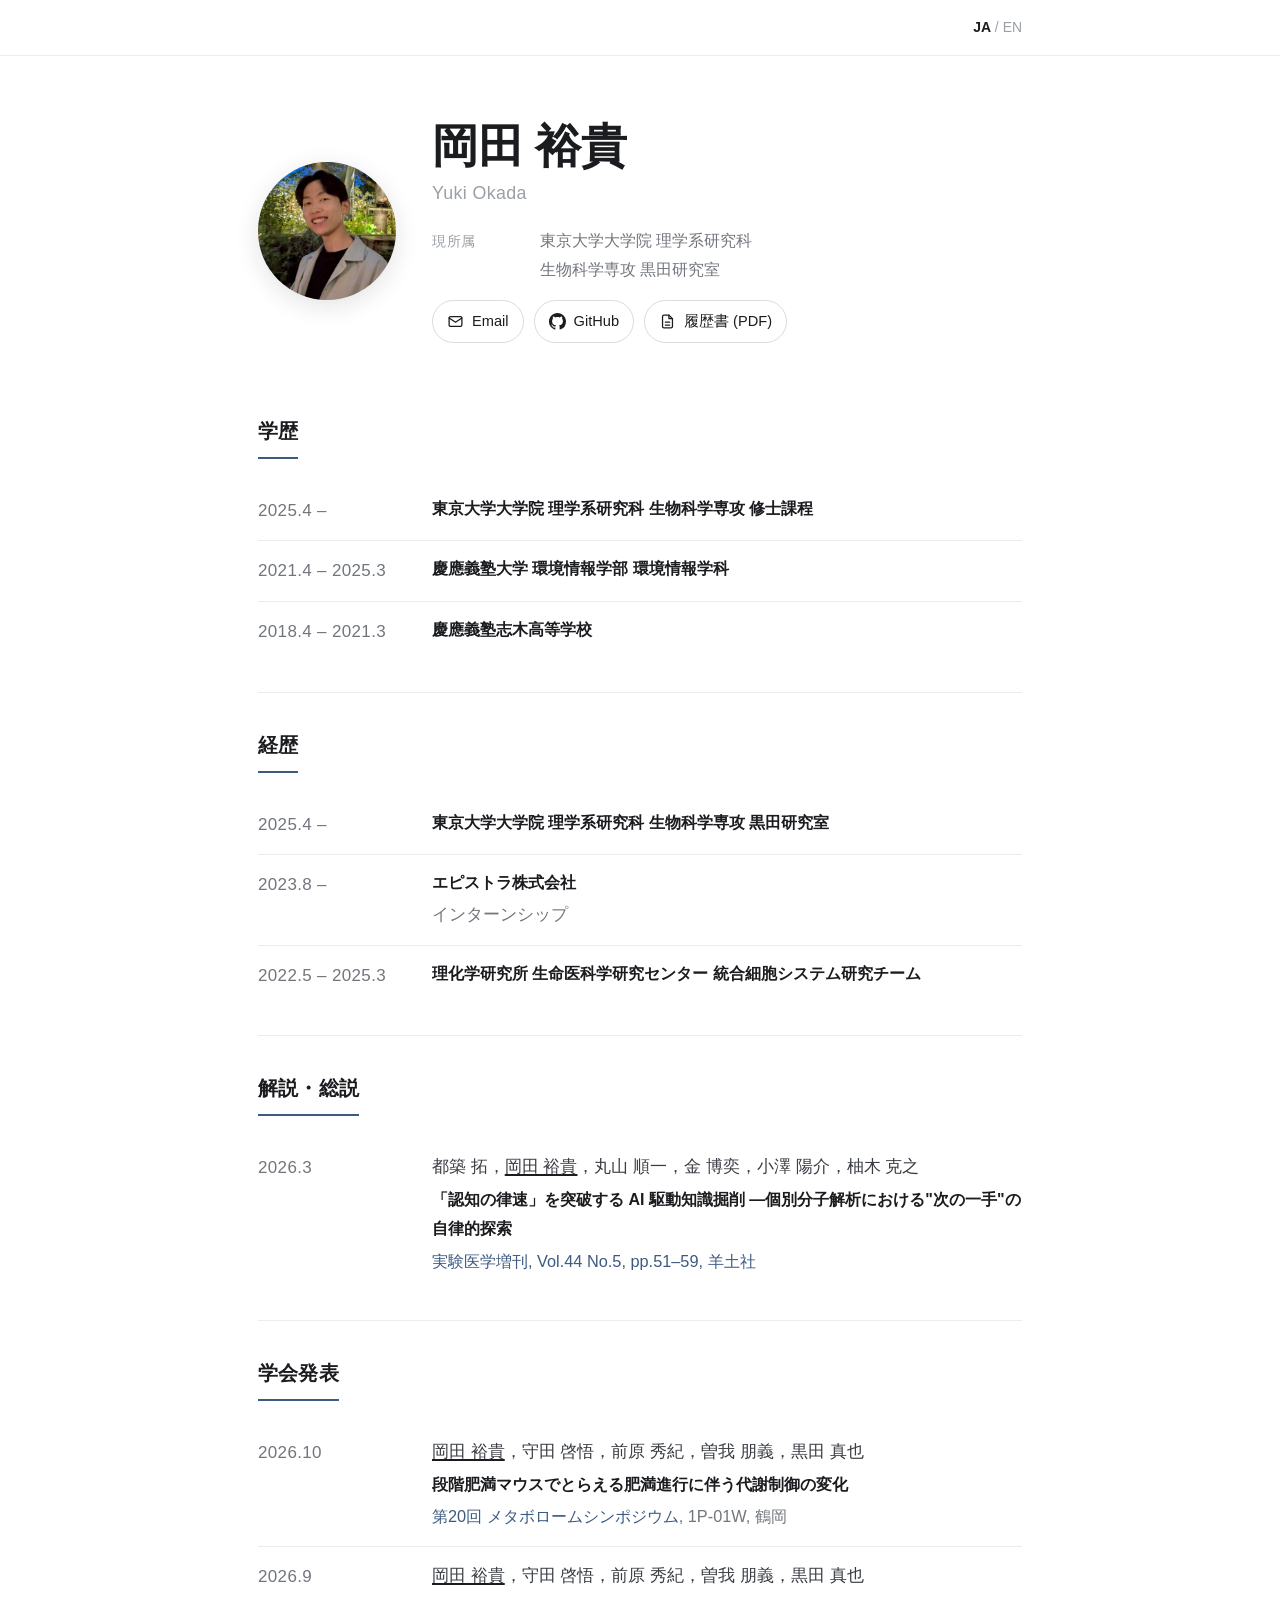
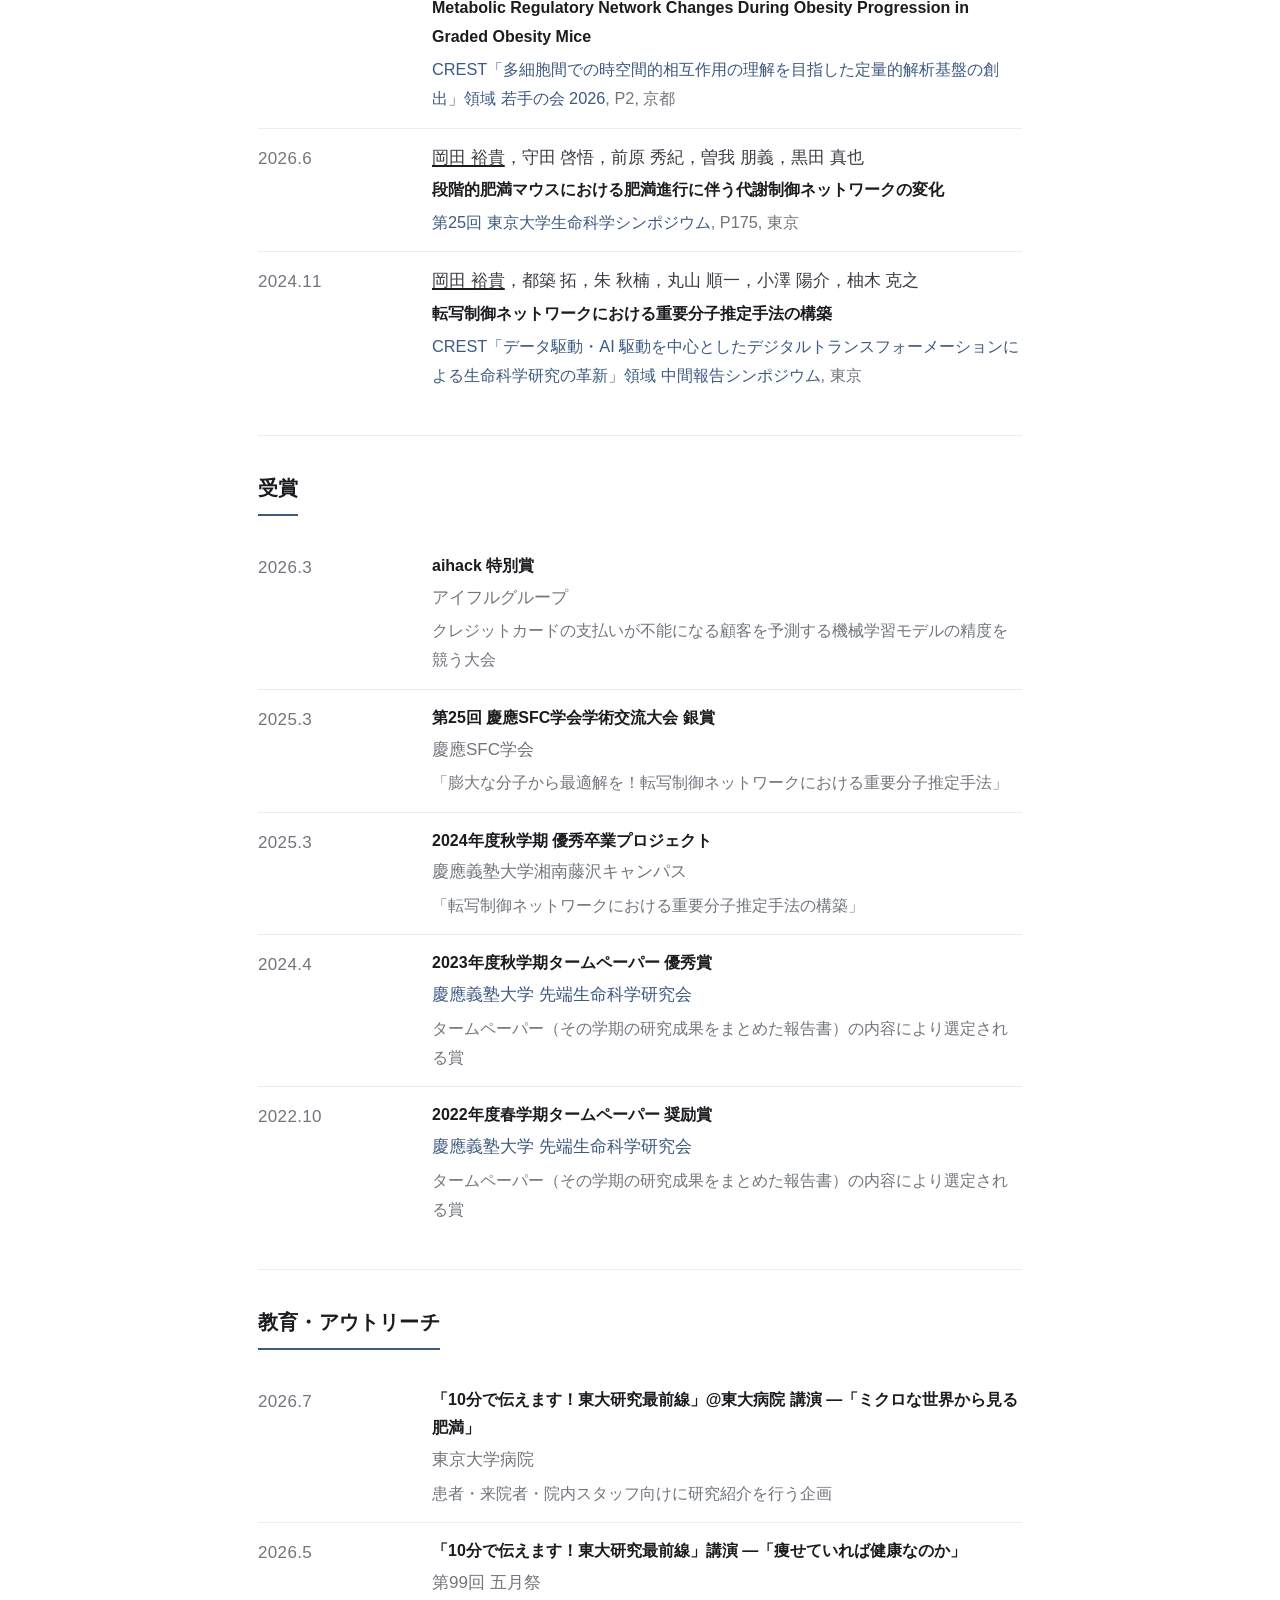
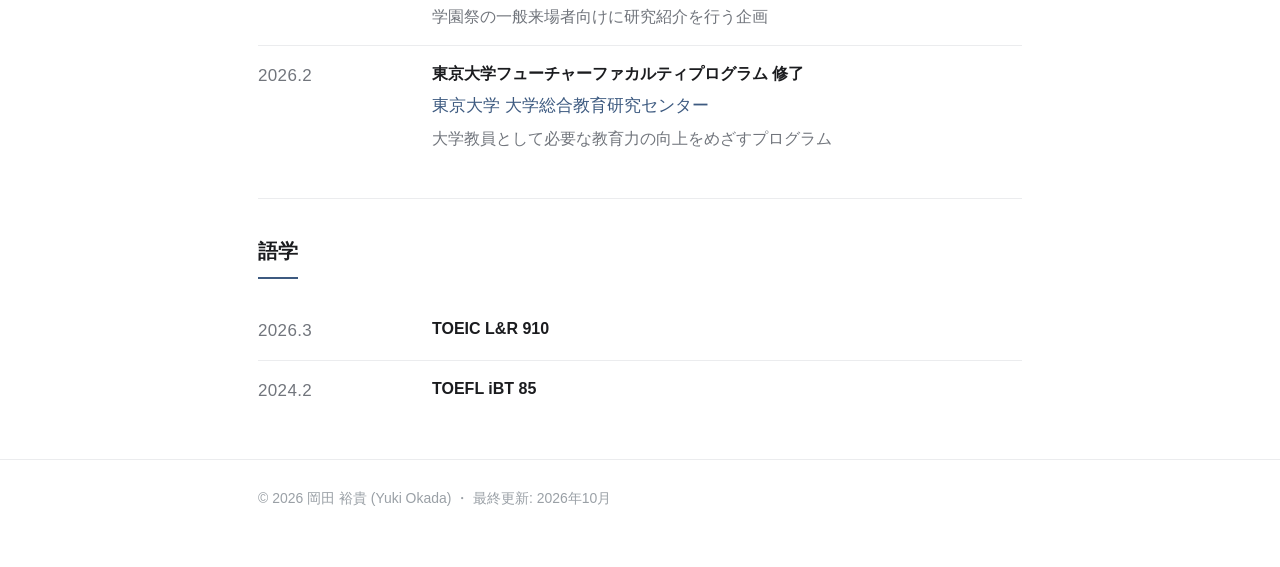
<file: index.html>
<!DOCTYPE html>
<html lang="ja">
<head>
<meta charset="UTF-8">
<meta name="google-site-verification" content="fsRo1KW-GiIA-DMqQOY2gSqgmiWvcoH1ceRbeCen-hs" />
<meta name="viewport" content="width=device-width, initial-scale=1.0">
<title>岡田 裕貴</title>
<meta name="description" content="岡田 裕貴（Yuki Okada）の経歴・業績。東京大学大学院 理学系研究科 生物科学専攻 黒田研究室の修士課程学生。システム生物学・代謝制御ネットワーク・データ駆動解析・オミクス解析。">
<meta name="author" content="岡田 裕貴 (Yuki Okada)">
<meta name="robots" content="index, follow">
<link rel="canonical" href="https://t5a57l.github.io/yuki-okada/">
<link rel="alternate" hreflang="ja" href="https://t5a57l.github.io/yuki-okada/">
<link rel="alternate" hreflang="en" href="https://t5a57l.github.io/yuki-okada/index_en.html">
<link rel="alternate" hreflang="x-default" href="https://t5a57l.github.io/yuki-okada/">
<!-- Open Graph -->
<meta property="og:type" content="profile">
<meta property="og:site_name" content="岡田 裕貴 — Curriculum Vitae">
<meta property="og:title" content="岡田 裕貴 (Yuki Okada)">
<meta property="og:description" content="東京大学大学院 黒田研究室の修士課程学生。システム生物学・代謝制御ネットワーク・データ駆動解析。">
<meta property="og:url" content="https://t5a57l.github.io/yuki-okada/">
<meta property="og:image" content="https://t5a57l.github.io/yuki-okada/profile.jpg">
<meta property="og:image:width" content="400">
<meta property="og:image:height" content="400">
<meta property="og:locale" content="ja_JP">
<meta property="og:locale:alternate" content="en_US">
<meta property="profile:first_name" content="裕貴">
<meta property="profile:last_name" content="岡田">
<!-- Twitter -->
<meta name="twitter:card" content="summary">
<meta name="twitter:title" content="岡田 裕貴 (Yuki Okada)">
<meta name="twitter:description" content="東京大学大学院 黒田研究室の修士課程学生。システム生物学・データ駆動解析。">
<meta name="twitter:image" content="https://t5a57l.github.io/yuki-okada/profile.jpg">
<script type="application/ld+json">
{
  "@context": "https://schema.org",
  "@type": "Person",
  "name": "岡田 裕貴",
  "alternateName": "Yuki Okada",
  "url": "https://t5a57l.github.io/yuki-okada/",
  "image": "https://t5a57l.github.io/yuki-okada/profile.jpg",
  "email": "mailto:yokada2002@g.ecc.u-tokyo.ac.jp",
  "jobTitle": "修士課程学生",
  "affiliation": {
    "@type": "Organization",
    "name": "東京大学大学院 理学系研究科 生物科学専攻 黒田研究室",
    "url": "https://kurodalab.bs.s.u-tokyo.ac.jp/ja/top/"
  },
  "alumniOf": [
    { "@type": "CollegeOrUniversity", "name": "慶應義塾大学 環境情報学部" },
    { "@type": "CollegeOrUniversity", "name": "東京大学大学院 理学系研究科" }
  ],
  "knowsAbout": ["システム生物学", "代謝制御ネットワーク", "データ駆動解析", "オミクス解析", "肥満"],
  "sameAs": ["https://github.com/t5a57l"]
}
</script>
<link rel="stylesheet" href="style.css?v=4">
</head>
<body>

<nav class="nav">
  <div class="wrap">
    <span class="lang"><a class="active" href="index.html">JA</a> / <a href="index_en.html">EN</a></span>
  </div>
</nav>

<header class="hero" id="top">
  <div class="wrap hero-inner">
    <img class="avatar" src="profile.jpg" alt="岡田 裕貴" onerror="this.style.visibility='hidden'">
    <div>
      <h1>岡田 裕貴</h1>
      <p class="sub">Yuki Okada</p>
      <ul class="contact">
        <li><span>現所属</span><div>東京大学大学院 理学系研究科<br>生物科学専攻 黒田研究室</div></li>
      </ul>
      <div class="links hero-links">
        <a href="mailto:yokada2002@g.ecc.u-tokyo.ac.jp"><svg viewBox="0 0 24 24" fill="none" stroke="currentColor" stroke-width="1.8" stroke-linecap="round" stroke-linejoin="round" aria-hidden="true"><rect x="3" y="5" width="18" height="14" rx="2"/><path d="m3 7 9 6 9-6"/></svg>Email</a>
        <a href="https://github.com/t5a57l"><svg viewBox="0 0 16 16" fill="currentColor" aria-hidden="true"><path d="M8 0C3.58 0 0 3.58 0 8c0 3.54 2.29 6.53 5.47 7.59.4.07.55-.17.55-.38 0-.19-.01-.82-.01-1.49-2.01.37-2.53-.49-2.69-.94-.09-.23-.48-.94-.82-1.13-.28-.15-.68-.52-.01-.53.63-.01 1.08.58 1.23.82.72 1.21 1.87.87 2.33.66.07-.52.28-.87.51-1.07-1.78-.2-3.64-.89-3.64-3.95 0-.87.31-1.59.82-2.15-.08-.2-.36-1.02.08-2.12 0 0 .67-.21 2.2.82.64-.18 1.32-.27 2-.27.68 0 1.36.09 2 .27 1.53-1.04 2.2-.82 2.2-.82.44 1.1.16 1.92.08 2.12.51.56.82 1.27.82 2.15 0 3.07-1.87 3.75-3.65 3.95.29.25.54.73.54 1.48 0 1.07-.01 1.93-.01 2.2 0 .21.15.46.55.38A8.01 8.01 0 0 0 16 8c0-4.42-3.58-8-8-8z"/></svg>GitHub</a>
        <a href="cv_ja.pdf"><svg viewBox="0 0 24 24" fill="none" stroke="currentColor" stroke-width="1.8" stroke-linecap="round" stroke-linejoin="round" aria-hidden="true"><path d="M14 3H7a2 2 0 0 0-2 2v14a2 2 0 0 0 2 2h10a2 2 0 0 0 2-2V8z"/><path d="M14 3v5h5M9 13h6M9 17h6"/></svg>履歴書 (PDF)</a>
      </div>
    </div>
  </div>
</header>

<main class="wrap">

  <section id="education">
    <h2>学歴</h2>
    <ul class="timeline">
      <li>
        <div class="when">2025.4 –</div>
        <div class="what">
          <div class="title"><a href="https://www.bs.s.u-tokyo.ac.jp/">東京大学大学院 理学系研究科 生物科学専攻</a> 修士課程</div>
        </div>
      </li>
      <li>
        <div class="when">2021.4 – 2025.3</div>
        <div class="what">
          <div class="title"><a href="https://www.sfc.keio.ac.jp/">慶應義塾大学 環境情報学部 環境情報学科</a></div>
        </div>
      </li>
      <li>
        <div class="when">2018.4 – 2021.3</div>
        <div class="what">
          <div class="title"><a href="https://www.shiki.keio.ac.jp/">慶應義塾志木高等学校</a></div>
        </div>
      </li>
    </ul>
  </section>

  <section id="career">
    <h2>経歴</h2>
    <ul class="timeline">
      <li>
        <div class="when">2025.4 –</div>
        <div class="what">
          <div class="title"><a href="https://kurodalab.bs.s.u-tokyo.ac.jp/ja/top/">東京大学大学院 理学系研究科 生物科学専攻 黒田研究室</a></div>
        </div>
      </li>
      <li>
        <div class="when">2023.8 –</div>
        <div class="what">
          <div class="title"><a href="https://www.epistra.jp/">エピストラ株式会社</a></div>
          <div class="org">インターンシップ</div>
        </div>
      </li>
      <li>
        <div class="when">2022.5 – 2025.3</div>
        <div class="what">
          <div class="title"><a href="https://www.ims.riken.jp/labo/58/research_j.html">理化学研究所 生命医科学研究センター 統合細胞システム研究チーム</a></div>
        </div>
      </li>
    </ul>
  </section>

  <section id="reviews">
    <h2>解説・総説</h2>
    <ul class="timeline">
      <li>
        <div class="when">2026.3</div>
        <div class="what">
          <div class="authors">都築 拓，<span class="me">岡田 裕貴</span>，丸山 順一，金 博奕，小澤 陽介，柚木 克之</div>
          <div class="title">「認知の律速」を突破する AI 駆動知識掘削 ―個別分子解析における"次の一手"の自律的探索</div>
          <div class="meta"><a href="https://www.yodosha.co.jp/yodobook/book/9784758104333/">実験医学増刊, Vol.44 No.5, pp.51–59, 羊土社</a></div>
        </div>
      </li>
    </ul>
  </section>

  <section id="presentations">
    <h2>学会発表</h2>
    <ul class="timeline">
      <li>
        <div class="when">2026.10</div>
        <div class="what">
          <div class="authors"><span class="me">岡田 裕貴</span>，守田 啓悟，前原 秀紀，曽我 朋義，黒田 真也</div>
          <div class="title">段階肥満マウスでとらえる肥満進行に伴う代謝制御の変化</div>
          <div class="meta"><a href="https://mbtsuruoka.wixsite.com/mb2026tsuruoka">第20回 メタボロームシンポジウム</a>, 1P-01W, 鶴岡</div>
        </div>
      </li>
      <li>
        <div class="when">2026.9</div>
        <div class="what">
          <div class="authors"><span class="me">岡田 裕貴</span>，守田 啓悟，前原 秀紀，曽我 朋義，黒田 真也</div>
          <div class="title">Metabolic Regulatory Network Changes During Obesity Progression in Graded Obesity Mice</div>
          <div class="meta"><a href="https://www.jst.go.jp/kisoken/crest/research_area/ongoing/bunya2019-1.html">CREST「多細胞間での時空間的相互作用の理解を目指した定量的解析基盤の創出」領域 若手の会 2026</a>, P2, 京都</div>
        </div>
      </li>
      <li>
        <div class="when">2026.6</div>
        <div class="what">
          <div class="authors"><span class="me">岡田 裕貴</span>，守田 啓悟，前原 秀紀，曽我 朋義，黒田 真也</div>
          <div class="title">段階的肥満マウスにおける肥満進行に伴う代謝制御ネットワークの変化</div>
          <div class="meta"><a href="https://www.todaibio.info/">第25回 東京大学生命科学シンポジウム</a>, P175, 東京</div>
        </div>
      </li>
      <li>
        <div class="when">2024.11</div>
        <div class="what">
          <div class="authors"><span class="me">岡田 裕貴</span>，都築 拓，朱 秋楠，丸山 順一，小澤 陽介，柚木 克之</div>
          <div class="title">転写制御ネットワークにおける重要分子推定手法の構築</div>
          <div class="meta"><a href="https://www.jst.go.jp/kisoken/aip/result/event/biodx2024/index.html">CREST「データ駆動・AI 駆動を中心としたデジタルトランスフォーメーションによる生命科学研究の革新」領域 中間報告シンポジウム</a>, 東京</div>
        </div>
      </li>
    </ul>
  </section>

  <section id="awards">
    <h2>受賞</h2>
    <ul class="timeline">
      <li>
        <div class="when">2026.3</div>
        <div class="what">
          <div class="title"><a href="https://www.muninova.co.jp/news/20260323_1376.html">aihack</a> 特別賞</div>
          <div class="org">アイフルグループ</div>
          <div class="meta">クレジットカードの支払いが不能になる顧客を予測する機械学習モデルの精度を競う大会</div>
        </div>
      </li>
      <li>
        <div class="when">2025.3</div>
        <div class="what">
          <div class="title"><a href="https://gakkai.sfc.keio.ac.jp/keio-sas/25th-meeting/">第25回 慶應SFC学会学術交流大会</a> 銀賞</div>
          <div class="org">慶應SFC学会</div>
          <div class="meta">「膨大な分子から最適解を！転写制御ネットワークにおける重要分子推定手法」</div>
        </div>
      </li>
      <li>
        <div class="when">2025.3</div>
        <div class="what">
          <div class="title"><a href="https://www.sfc.keio.ac.jp/sfcsl/doc/sotsupuro.pdf">2024年度秋学期 優秀卒業プロジェクト</a></div>
          <div class="org">慶應義塾大学湘南藤沢キャンパス</div>
          <div class="meta">「転写制御ネットワークにおける重要分子推定手法の構築」</div>
        </div>
      </li>
      <li>
        <div class="when">2024.4</div>
        <div class="what">
          <div class="title">2023年度秋学期タームペーパー 優秀賞</div>
          <div class="org"><a href="https://bio.sfc.keio.ac.jp/">慶應義塾大学 先端生命科学研究会</a></div>
          <div class="meta">タームペーパー（その学期の研究成果をまとめた報告書）の内容により選定される賞</div>
        </div>
      </li>
      <li>
        <div class="when">2022.10</div>
        <div class="what">
          <div class="title">2022年度春学期タームペーパー 奨励賞</div>
          <div class="org"><a href="https://bio.sfc.keio.ac.jp/">慶應義塾大学 先端生命科学研究会</a></div>
          <div class="meta">タームペーパー（その学期の研究成果をまとめた報告書）の内容により選定される賞</div>
        </div>
      </li>
    </ul>
  </section>

  <section id="outreach">
    <h2>教育・アウトリーチ</h2>
    <ul class="timeline">
      <li>
        <div class="when">2026.7</div>
        <div class="what">
          <div class="title">「10分で伝えます！東大研究最前線」@東大病院 講演 ―「ミクロな世界から見る肥満」</div>
          <div class="org">東京大学病院</div>
          <div class="meta">患者・来院者・院内スタッフ向けに研究紹介を行う企画</div>
        </div>
      </li>
      <li>
        <div class="when">2026.5</div>
        <div class="what">
          <div class="title"><a href="https://ut-10min.github.io/">「10分で伝えます！東大研究最前線」</a>講演 ―「痩せていれば健康なのか」</div>
          <div class="org">第99回 五月祭</div>
          <div class="meta">学園祭の一般来場者向けに研究紹介を行う企画</div>
        </div>
      </li>
      <li>
        <div class="when">2026.2</div>
        <div class="what">
          <div class="title"><a href="https://www.he.u-tokyo.ac.jp/activities/ffp/">東京大学フューチャーファカルティプログラム</a> 修了</div>
          <div class="org"><a href="https://www.he.u-tokyo.ac.jp/">東京大学 大学総合教育研究センター</a></div>
          <div class="meta">大学教員として必要な教育力の向上をめざすプログラム</div>
        </div>
      </li>
    </ul>
  </section>

  <section id="skills">
    <h2>語学</h2>
    <ul class="timeline">
      <li>
        <div class="when">2026.3</div>
        <div class="what">
          <div class="title">TOEIC L&amp;R 910</div>
        </div>
      </li>
      <li>
        <div class="when">2024.2</div>
        <div class="what">
          <div class="title">TOEFL iBT 85</div>
        </div>
      </li>
    </ul>
  </section>


</main>

<footer>
  <div class="wrap">© 2026 岡田 裕貴 (Yuki Okada) ・ 最終更新: 2026年10月</div>
</footer>

</body>
</html>
</file>
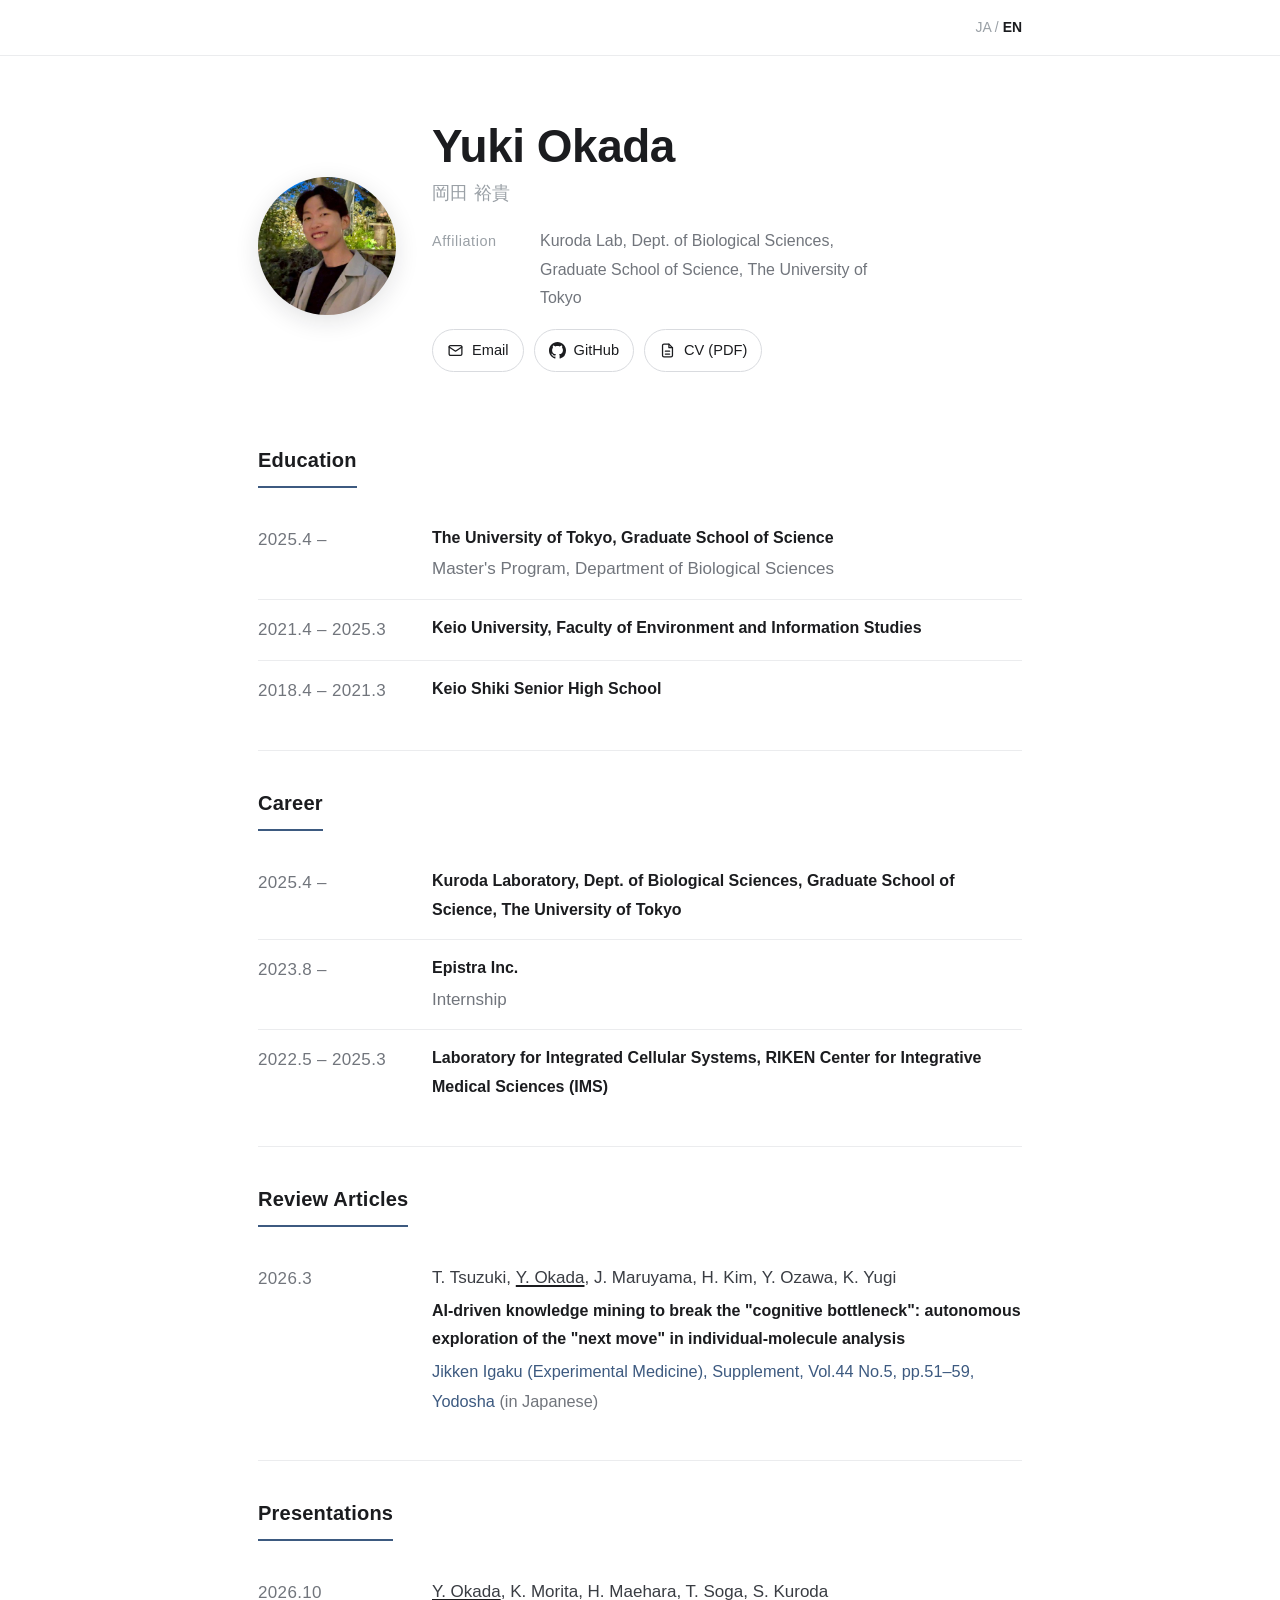
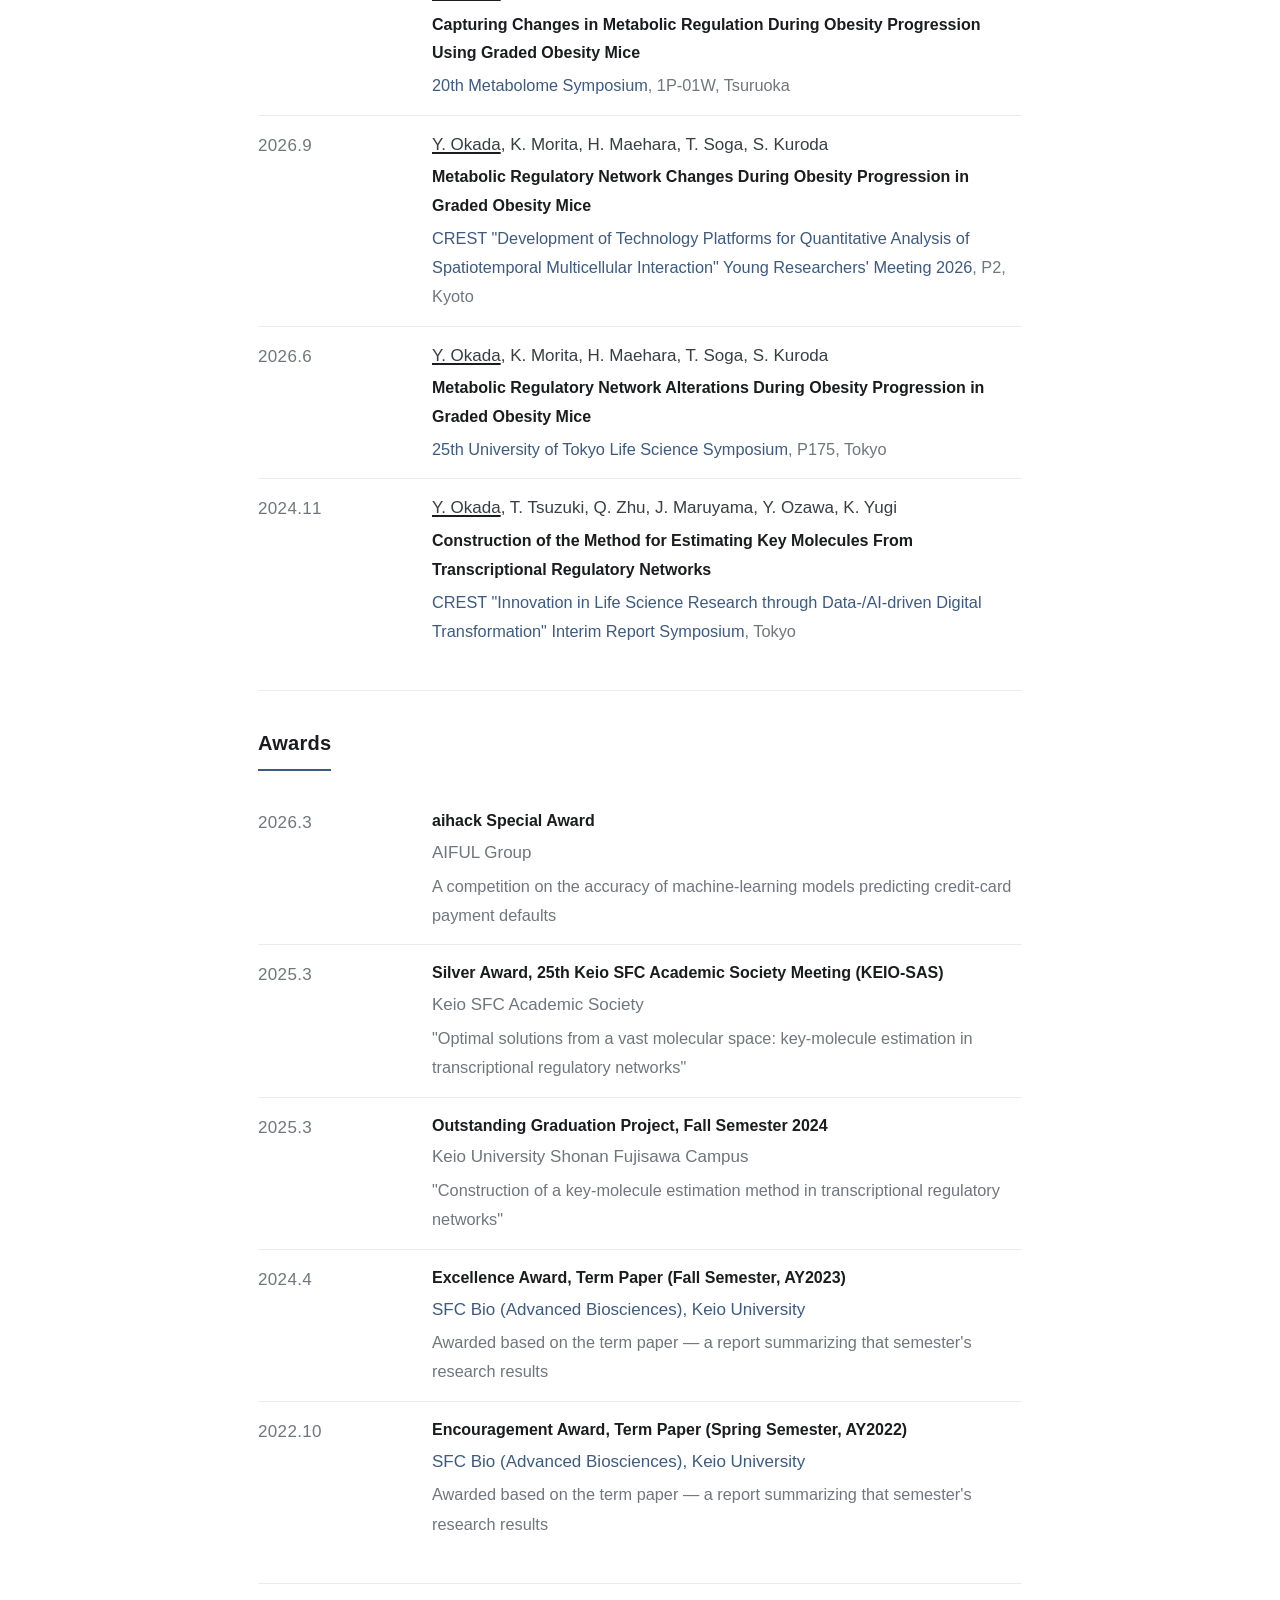
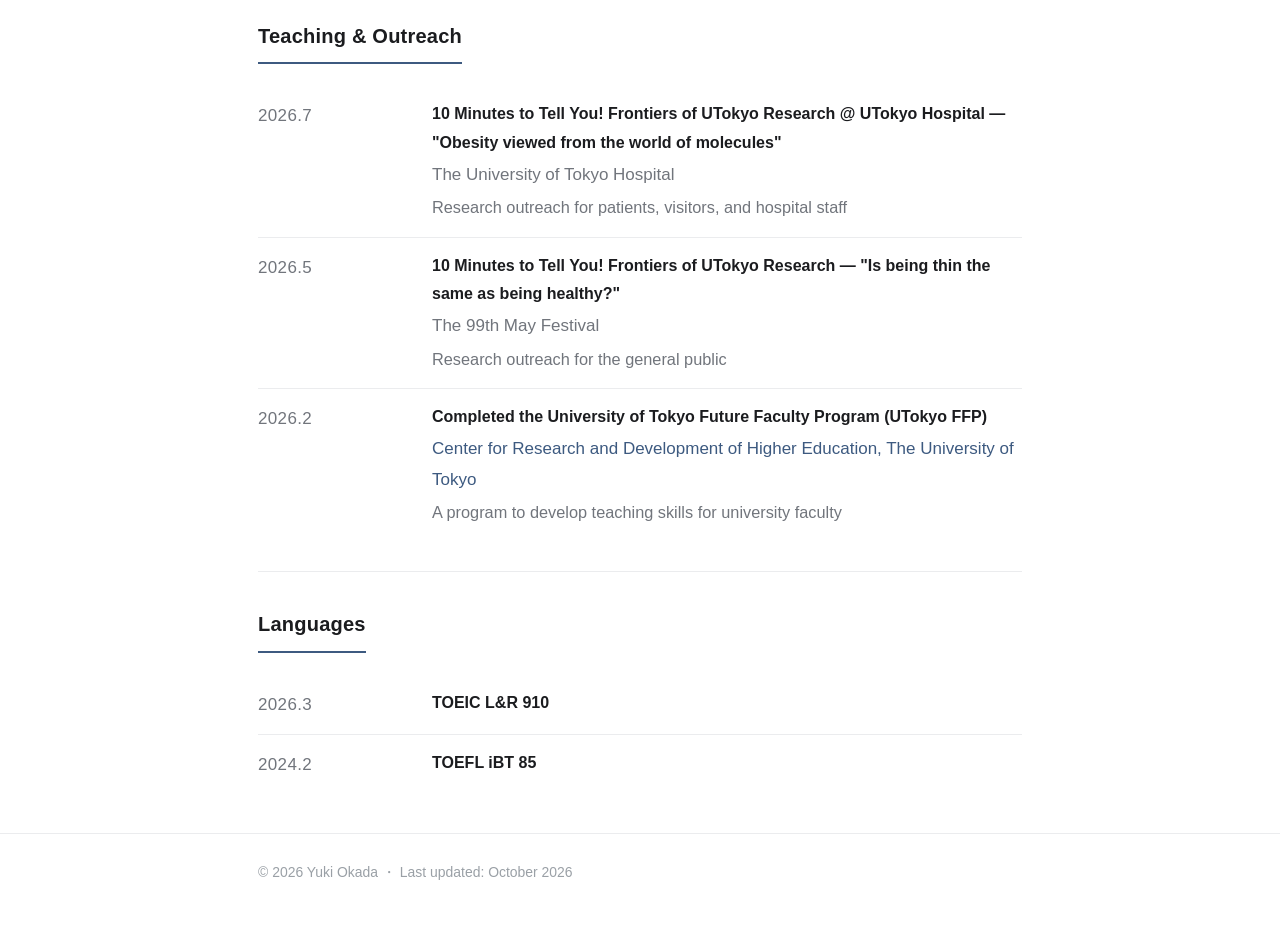
<file: index_en.html>
<!DOCTYPE html>
<html lang="en">
<head>
<meta charset="UTF-8">
<meta name="google-site-verification" content="fsRo1KW-GiIA-DMqQOY2gSqgmiWvcoH1ceRbeCen-hs" />
<meta name="viewport" content="width=device-width, initial-scale=1.0">
<title>Yuki Okada</title>
<meta name="description" content="Curriculum vitae of Yuki Okada — master's student in systems biology at the Kuroda Lab, Graduate School of Science, The University of Tokyo. Metabolic regulatory networks, data-driven analysis, omics.">
<meta name="author" content="Yuki Okada">
<meta name="robots" content="index, follow">
<link rel="canonical" href="https://t5a57l.github.io/yuki-okada/index_en.html">
<link rel="alternate" hreflang="ja" href="https://t5a57l.github.io/yuki-okada/">
<link rel="alternate" hreflang="en" href="https://t5a57l.github.io/yuki-okada/index_en.html">
<link rel="alternate" hreflang="x-default" href="https://t5a57l.github.io/yuki-okada/">
<!-- Open Graph -->
<meta property="og:type" content="profile">
<meta property="og:site_name" content="Yuki Okada — Curriculum Vitae">
<meta property="og:title" content="Yuki Okada">
<meta property="og:description" content="Master's student in systems biology at the Kuroda Lab, The University of Tokyo. Metabolic regulatory networks and data-driven analysis.">
<meta property="og:url" content="https://t5a57l.github.io/yuki-okada/index_en.html">
<meta property="og:image" content="https://t5a57l.github.io/yuki-okada/profile.jpg">
<meta property="og:image:width" content="400">
<meta property="og:image:height" content="400">
<meta property="og:locale" content="en_US">
<meta property="og:locale:alternate" content="ja_JP">
<meta property="profile:first_name" content="Yuki">
<meta property="profile:last_name" content="Okada">
<!-- Twitter -->
<meta name="twitter:card" content="summary">
<meta name="twitter:title" content="Yuki Okada">
<meta name="twitter:description" content="Master's student in systems biology at the Kuroda Lab, The University of Tokyo.">
<meta name="twitter:image" content="https://t5a57l.github.io/yuki-okada/profile.jpg">
<script type="application/ld+json">
{
  "@context": "https://schema.org",
  "@type": "Person",
  "name": "Yuki Okada",
  "alternateName": "岡田 裕貴",
  "url": "https://t5a57l.github.io/yuki-okada/index_en.html",
  "image": "https://t5a57l.github.io/yuki-okada/profile.jpg",
  "email": "mailto:yokada2002@g.ecc.u-tokyo.ac.jp",
  "jobTitle": "Master's student",
  "affiliation": {
    "@type": "Organization",
    "name": "Kuroda Laboratory, Graduate School of Science, The University of Tokyo",
    "url": "https://kurodalab.bs.s.u-tokyo.ac.jp/en/top/"
  },
  "alumniOf": [
    { "@type": "CollegeOrUniversity", "name": "Keio University, Faculty of Environment and Information Studies" },
    { "@type": "CollegeOrUniversity", "name": "The University of Tokyo, Graduate School of Science" }
  ],
  "knowsAbout": ["Systems biology", "Metabolic regulatory networks", "Data-driven analysis", "Omics", "Obesity"],
  "sameAs": ["https://github.com/t5a57l"]
}
</script>
<link rel="stylesheet" href="style.css?v=4">
</head>
<body>

<nav class="nav">
  <div class="wrap">
    <span class="lang"><a href="index.html">JA</a> / <a class="active" href="index_en.html">EN</a></span>
  </div>
</nav>

<header class="hero" id="top">
  <div class="wrap hero-inner">
    <img class="avatar" src="profile.jpg" alt="Yuki Okada" onerror="this.style.visibility='hidden'">
    <div>
      <h1>Yuki Okada</h1>
      <p class="sub">岡田 裕貴</p>
      <ul class="contact">
        <li><span>Affiliation</span><div>Kuroda Lab, Dept. of Biological Sciences,<br>Graduate School of Science, The University of Tokyo</div></li>
      </ul>
      <div class="links hero-links">
        <a href="mailto:yokada2002@g.ecc.u-tokyo.ac.jp"><svg viewBox="0 0 24 24" fill="none" stroke="currentColor" stroke-width="1.8" stroke-linecap="round" stroke-linejoin="round" aria-hidden="true"><rect x="3" y="5" width="18" height="14" rx="2"/><path d="m3 7 9 6 9-6"/></svg>Email</a>
        <a href="https://github.com/t5a57l"><svg viewBox="0 0 16 16" fill="currentColor" aria-hidden="true"><path d="M8 0C3.58 0 0 3.58 0 8c0 3.54 2.29 6.53 5.47 7.59.4.07.55-.17.55-.38 0-.19-.01-.82-.01-1.49-2.01.37-2.53-.49-2.69-.94-.09-.23-.48-.94-.82-1.13-.28-.15-.68-.52-.01-.53.63-.01 1.08.58 1.23.82.72 1.21 1.87.87 2.33.66.07-.52.28-.87.51-1.07-1.78-.2-3.64-.89-3.64-3.95 0-.87.31-1.59.82-2.15-.08-.2-.36-1.02.08-2.12 0 0 .67-.21 2.2.82.64-.18 1.32-.27 2-.27.68 0 1.36.09 2 .27 1.53-1.04 2.2-.82 2.2-.82.44 1.1.16 1.92.08 2.12.51.56.82 1.27.82 2.15 0 3.07-1.87 3.75-3.65 3.95.29.25.54.73.54 1.48 0 1.07-.01 1.93-.01 2.2 0 .21.15.46.55.38A8.01 8.01 0 0 0 16 8c0-4.42-3.58-8-8-8z"/></svg>GitHub</a>
        <a href="cv_en.pdf"><svg viewBox="0 0 24 24" fill="none" stroke="currentColor" stroke-width="1.8" stroke-linecap="round" stroke-linejoin="round" aria-hidden="true"><path d="M14 3H7a2 2 0 0 0-2 2v14a2 2 0 0 0 2 2h10a2 2 0 0 0 2-2V8z"/><path d="M14 3v5h5M9 13h6M9 17h6"/></svg>CV (PDF)</a>
      </div>
    </div>
  </div>
</header>

<main class="wrap">

  <section id="education">
    <h2>Education</h2>
    <ul class="timeline">
      <li>
        <div class="when">2025.4 –</div>
        <div class="what">
          <div class="title"><a href="https://www.bs.s.u-tokyo.ac.jp/english/">The University of Tokyo, Graduate School of Science</a></div>
          <div class="org">Master's Program, Department of Biological Sciences</div>
        </div>
      </li>
      <li>
        <div class="when">2021.4 – 2025.3</div>
        <div class="what">
          <div class="title"><a href="https://www.sfc.keio.ac.jp/en/">Keio University, Faculty of Environment and Information Studies</a></div>
        </div>
      </li>
      <li>
        <div class="when">2018.4 – 2021.3</div>
        <div class="what">
          <div class="title"><a href="https://www.shiki.keio.ac.jp/">Keio Shiki Senior High School</a></div>
        </div>
      </li>
    </ul>
  </section>

  <section id="career">
    <h2>Career</h2>
    <ul class="timeline">
      <li>
        <div class="when">2025.4 –</div>
        <div class="what">
          <div class="title"><a href="https://kurodalab.bs.s.u-tokyo.ac.jp/en/top/">Kuroda Laboratory, Dept. of Biological Sciences, Graduate School of Science, The University of Tokyo</a></div>
        </div>
      </li>
      <li>
        <div class="when">2023.8 –</div>
        <div class="what">
          <div class="title"><a href="https://www.epistra.jp/en/">Epistra Inc.</a></div>
          <div class="org">Internship</div>
        </div>
      </li>
      <li>
        <div class="when">2022.5 – 2025.3</div>
        <div class="what">
          <div class="title"><a href="https://www.ims.riken.jp/labo/58/research_j.html">Laboratory for Integrated Cellular Systems, RIKEN Center for Integrative Medical Sciences (IMS)</a></div>
        </div>
      </li>
    </ul>
  </section>

  <section id="reviews">
    <h2>Review Articles</h2>
    <ul class="timeline">
      <li>
        <div class="when">2026.3</div>
        <div class="what">
          <div class="authors">T. Tsuzuki, <span class="me">Y. Okada</span>, J. Maruyama, H. Kim, Y. Ozawa, K. Yugi</div>
          <div class="title">AI-driven knowledge mining to break the "cognitive bottleneck": autonomous exploration of the "next move" in individual-molecule analysis</div>
          <div class="meta"><a href="https://www.yodosha.co.jp/yodobook/book/9784758104333/">Jikken Igaku (Experimental Medicine), Supplement, Vol.44 No.5, pp.51–59, Yodosha</a> (in Japanese)</div>
        </div>
      </li>
    </ul>
  </section>

  <section id="presentations">
    <h2>Presentations</h2>
    <ul class="timeline">
      <li>
        <div class="when">2026.10</div>
        <div class="what">
          <div class="authors"><span class="me">Y. Okada</span>, K. Morita, H. Maehara, T. Soga, S. Kuroda</div>
          <div class="title">Capturing Changes in Metabolic Regulation During Obesity Progression Using Graded Obesity Mice</div>
          <div class="meta"><a href="https://mbtsuruoka.wixsite.com/mb2026tsuruoka">20th Metabolome Symposium</a>, 1P-01W, Tsuruoka</div>
        </div>
      </li>
      <li>
        <div class="when">2026.9</div>
        <div class="what">
          <div class="authors"><span class="me">Y. Okada</span>, K. Morita, H. Maehara, T. Soga, S. Kuroda</div>
          <div class="title">Metabolic Regulatory Network Changes During Obesity Progression in Graded Obesity Mice</div>
          <div class="meta"><a href="https://www.jst.go.jp/kisoken/crest/en/research_area/ongoing/area2019-1.html">CREST "Development of Technology Platforms for Quantitative Analysis of Spatiotemporal Multicellular Interaction" Young Researchers' Meeting 2026</a>, P2, Kyoto</div>
        </div>
      </li>
      <li>
        <div class="when">2026.6</div>
        <div class="what">
          <div class="authors"><span class="me">Y. Okada</span>, K. Morita, H. Maehara, T. Soga, S. Kuroda</div>
          <div class="title">Metabolic Regulatory Network Alterations During Obesity Progression in Graded Obesity Mice</div>
          <div class="meta"><a href="https://www.todaibio.info/">25th University of Tokyo Life Science Symposium</a>, P175, Tokyo</div>
        </div>
      </li>
      <li>
        <div class="when">2024.11</div>
        <div class="what">
          <div class="authors"><span class="me">Y. Okada</span>, T. Tsuzuki, Q. Zhu, J. Maruyama, Y. Ozawa, K. Yugi</div>
          <div class="title">Construction of the Method for Estimating Key Molecules From Transcriptional Regulatory Networks</div>
          <div class="meta"><a href="https://www.jst.go.jp/kisoken/aip/result/event/biodx2024/index.html">CREST "Innovation in Life Science Research through Data-/AI-driven Digital Transformation" Interim Report Symposium</a>, Tokyo</div>
        </div>
      </li>
    </ul>
  </section>

  <section id="awards">
    <h2>Awards</h2>
    <ul class="timeline">
      <li>
        <div class="when">2026.3</div>
        <div class="what">
          <div class="title"><a href="https://www.muninova.co.jp/en/news/20260323_0554.html">aihack</a> Special Award</div>
          <div class="org">AIFUL Group</div>
          <div class="meta">A competition on the accuracy of machine-learning models predicting credit-card payment defaults</div>
        </div>
      </li>
      <li>
        <div class="when">2025.3</div>
        <div class="what">
          <div class="title">Silver Award, <a href="https://gakkai.sfc.keio.ac.jp/keio-sas/25th-meeting/">25th Keio SFC Academic Society Meeting (KEIO-SAS)</a></div>
          <div class="org">Keio SFC Academic Society</div>
          <div class="meta">"Optimal solutions from a vast molecular space: key-molecule estimation in transcriptional regulatory networks"</div>
        </div>
      </li>
      <li>
        <div class="when">2025.3</div>
        <div class="what">
          <div class="title"><a href="https://www.sfc.keio.ac.jp/sfcsl/doc/sotsupuro.pdf">Outstanding Graduation Project, Fall Semester 2024</a></div>
          <div class="org">Keio University Shonan Fujisawa Campus</div>
          <div class="meta">"Construction of a key-molecule estimation method in transcriptional regulatory networks"</div>
        </div>
      </li>
      <li>
        <div class="when">2024.4</div>
        <div class="what">
          <div class="title">Excellence Award, Term Paper (Fall Semester, AY2023)</div>
          <div class="org"><a href="https://bio.sfc.keio.ac.jp/">SFC Bio (Advanced Biosciences), Keio University</a></div>
          <div class="meta">Awarded based on the term paper — a report summarizing that semester's research results</div>
        </div>
      </li>
      <li>
        <div class="when">2022.10</div>
        <div class="what">
          <div class="title">Encouragement Award, Term Paper (Spring Semester, AY2022)</div>
          <div class="org"><a href="https://bio.sfc.keio.ac.jp/">SFC Bio (Advanced Biosciences), Keio University</a></div>
          <div class="meta">Awarded based on the term paper — a report summarizing that semester's research results</div>
        </div>
      </li>
    </ul>
  </section>

  <section id="outreach">
    <h2>Teaching &amp; Outreach</h2>
    <ul class="timeline">
      <li>
        <div class="when">2026.7</div>
        <div class="what">
          <div class="title">10 Minutes to Tell You! Frontiers of UTokyo Research @ UTokyo Hospital — "Obesity viewed from the world of molecules"</div>
          <div class="org">The University of Tokyo Hospital</div>
          <div class="meta">Research outreach for patients, visitors, and hospital staff</div>
        </div>
      </li>
      <li>
        <div class="when">2026.5</div>
        <div class="what">
          <div class="title"><a href="https://ut-10min.github.io/">10 Minutes to Tell You! Frontiers of UTokyo Research</a> — "Is being thin the same as being healthy?"</div>
          <div class="org">The 99th May Festival</div>
          <div class="meta">Research outreach for the general public</div>
        </div>
      </li>
      <li>
        <div class="when">2026.2</div>
        <div class="what">
          <div class="title">Completed the <a href="https://utokyofd.com/en/ffp/about/">University of Tokyo Future Faculty Program (UTokyo FFP)</a></div>
          <div class="org"><a href="https://www.he.u-tokyo.ac.jp/">Center for Research and Development of Higher Education, The University of Tokyo</a></div>
          <div class="meta">A program to develop teaching skills for university faculty</div>
        </div>
      </li>
    </ul>
  </section>

  <section id="skills">
    <h2>Languages</h2>
    <ul class="timeline">
      <li>
        <div class="when">2026.3</div>
        <div class="what">
          <div class="title">TOEIC L&amp;R 910</div>
        </div>
      </li>
      <li>
        <div class="when">2024.2</div>
        <div class="what">
          <div class="title">TOEFL iBT 85</div>
        </div>
      </li>
    </ul>
  </section>


</main>

<footer>
  <div class="wrap">© 2026 Yuki Okada ・ Last updated: October 2026</div>
</footer>

</body>
</html>
</file>
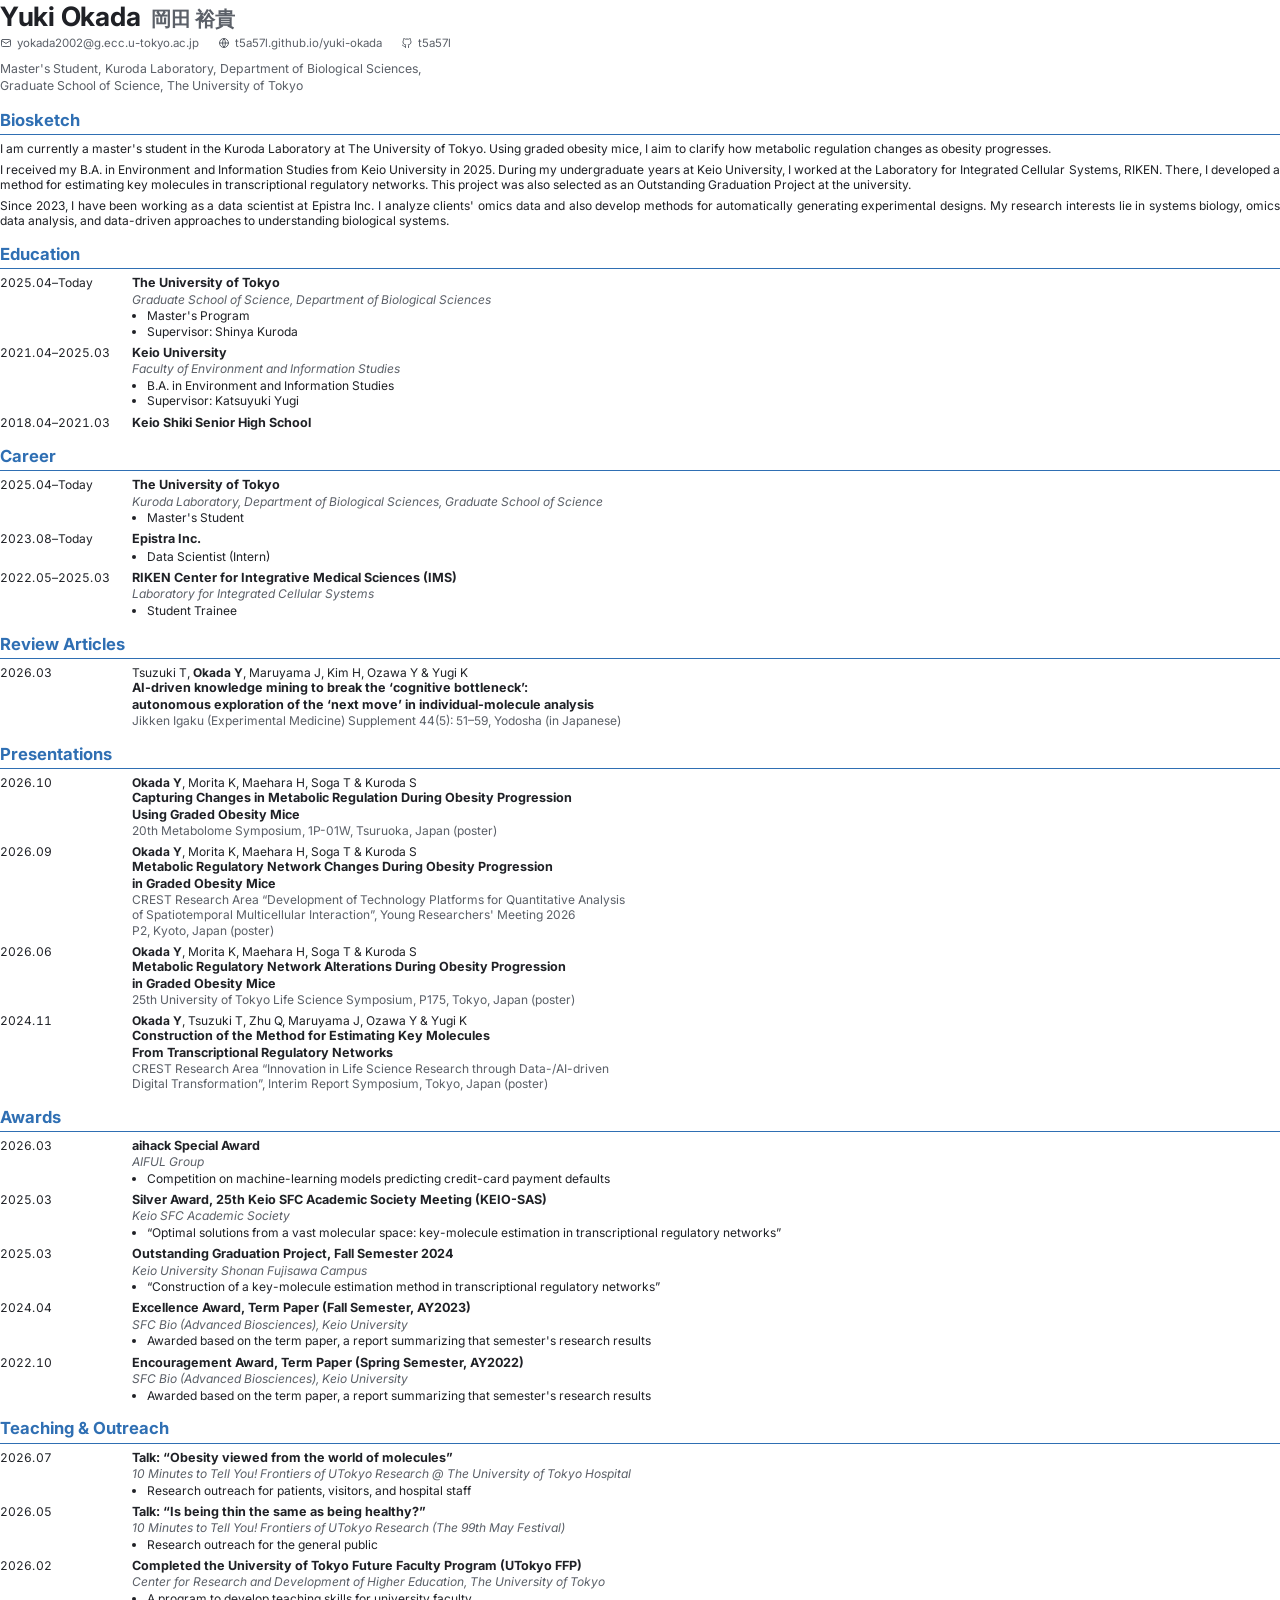
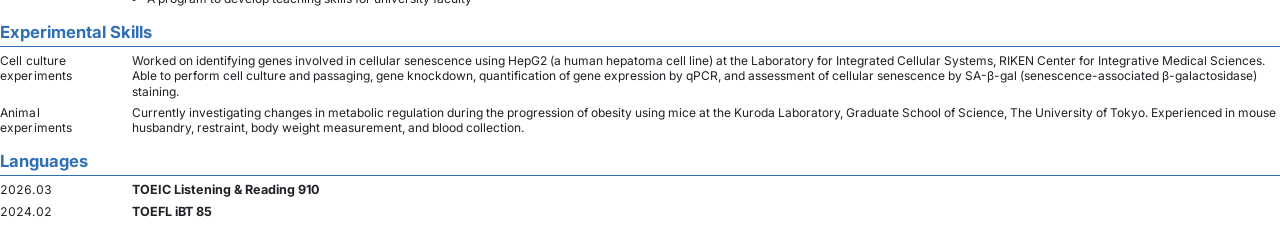
<file: cv/cv_en.html>
<!DOCTYPE html>
<html lang="en">
<head>
<meta charset="UTF-8">
<title>Yuki Okada — Curriculum Vitae</title>
<link rel="preconnect" href="https://fonts.googleapis.com">
<link rel="stylesheet" href="https://fonts.googleapis.com/css2?family=Inter:ital,wght@0,400;0,600;0,700;1,400&display=swap">
<link rel="stylesheet" href="cv.css">
</head>
<body>
<svg width="0" height="0" style="position:absolute" aria-hidden="true">
  <symbol id="i-mail" viewBox="0 0 24 24"><rect x="3" y="5" width="18" height="14" rx="2"/><path d="m3 7 9 6 9-6"/></symbol>
  <symbol id="i-web" viewBox="0 0 24 24"><circle cx="12" cy="12" r="9"/><path d="M3 12h18M12 3a14 14 0 0 1 0 18M12 3a14 14 0 0 0 0 18"/></symbol>
  <symbol id="i-gh" viewBox="0 0 24 24"><path d="M9 19c-4.3 1.4-4.3-2.5-6-3m12 5v-3.5c0-1 .1-1.4-.5-2 2.8-.3 5.5-1.4 5.5-6a4.6 4.6 0 0 0-1.3-3.2 4.2 4.2 0 0 0-.1-3.2s-1.1-.3-3.5 1.3a12.3 12.3 0 0 0-6.2 0C6.5 2.8 5.4 3.1 5.4 3.1a4.2 4.2 0 0 0-.1 3.2A4.6 4.6 0 0 0 4 9.5c0 4.6 2.7 5.7 5.5 6-.6.6-.6 1.2-.5 2V21"/></symbol>
</svg>

<h1>Yuki Okada<span class="alt">岡田 裕貴</span></h1>
<div class="idrow">
  <a href="mailto:yokada2002@g.ecc.u-tokyo.ac.jp"><svg class="ic"><use href="#i-mail"/></svg>yokada2002@g.ecc.u-tokyo.ac.jp</a>
  <a href="https://t5a57l.github.io/yuki-okada/index_en.html"><svg class="ic"><use href="#i-web"/></svg>t5a57l.github.io/yuki-okada</a>
  <a href="https://github.com/t5a57l"><svg class="ic"><use href="#i-gh"/></svg>t5a57l</a>
</div>
<p class="affil">Master's Student, Kuroda Laboratory, Department of Biological Sciences,<br>Graduate School of Science, The University of Tokyo</p>

<h2>Biosketch</h2>
<div class="bio">
  <p>I am currently a master's student in the Kuroda Laboratory at The University of Tokyo. Using graded obesity mice, I aim to clarify how metabolic regulation changes as obesity progresses.</p>
  <p>I received my B.A. in Environment and Information Studies from Keio University in 2025. During my undergraduate years at Keio University, I worked at the Laboratory for Integrated Cellular Systems, RIKEN. There, I developed a method for estimating key molecules in transcriptional regulatory networks. This project was also selected as an Outstanding Graduation Project at the university.</p>
  <p>Since 2023, I have been working as a data scientist at Epistra Inc. I analyze clients' omics data and also develop methods for automatically generating experimental designs. My research interests lie in systems biology, omics data analysis, and data-driven approaches to understanding biological systems.</p>
</div>

<h2>Education</h2>
<div class="entry">
  <div class="d">2025.04–Today</div>
  <div class="c">
    <div class="t">The University of Tokyo</div>
    <div class="s">Graduate School of Science, Department of Biological Sciences</div>
    <ul class="n">
      <li>Master's Program</li>
      <li>Supervisor: Shinya Kuroda</li>
    </ul>
  </div>
</div>
<div class="entry">
  <div class="d">2021.04–2025.03</div>
  <div class="c">
    <div class="t">Keio University</div>
    <div class="s">Faculty of Environment and Information Studies</div>
    <ul class="n">
      <li>B.A. in Environment and Information Studies</li>
      <li>Supervisor: Katsuyuki Yugi</li>
    </ul>
  </div>
</div>
<div class="entry">
  <div class="d">2018.04–2021.03</div>
  <div class="c">
    <div class="t">Keio Shiki Senior High School</div>
  </div>
</div>

<h2>Career</h2>
<div class="entry">
  <div class="d">2025.04–Today</div>
  <div class="c">
    <div class="t">The University of Tokyo</div>
    <div class="s">Kuroda Laboratory, Department of Biological Sciences, Graduate School of Science</div>
    <ul class="n">
      <li>Master's Student</li>
    </ul>
  </div>
</div>
<div class="entry">
  <div class="d">2023.08–Today</div>
  <div class="c">
    <div class="t">Epistra Inc.</div>
    <ul class="n">
      <li>Data Scientist (Intern)</li>
    </ul>
  </div>
</div>
<div class="entry">
  <div class="d">2022.05–2025.03</div>
  <div class="c">
    <div class="t">RIKEN Center for Integrative Medical Sciences (IMS)</div>
    <div class="s">Laboratory for Integrated Cellular Systems</div>
    <ul class="n">
      <li>Student Trainee</li>
    </ul>
  </div>
</div>

<h2>Review Articles</h2>
<div class="entry">
  <div class="d">2026.03</div>
  <div class="c">
    <div class="a">Tsuzuki T, <span class="me">Okada Y</span>, Maruyama J, Kim H, Ozawa Y &amp; Yugi K</div>
    <div class="t">AI-driven knowledge mining to break the ‘cognitive bottleneck’:</div>
    <div class="t">autonomous exploration of the ‘next move’ in individual-molecule analysis</div>
    <div class="m">Jikken Igaku (Experimental Medicine) Supplement 44(5): 51–59, Yodosha (in Japanese)</div>
  </div>
</div>

<h2>Presentations</h2>
<div class="entry">
  <div class="d">2026.10</div>
  <div class="c">
    <div class="a"><span class="me">Okada Y</span>, Morita K, Maehara H, Soga T &amp; Kuroda S</div>
    <div class="t">Capturing Changes in Metabolic Regulation During Obesity Progression</div>
    <div class="t">Using Graded Obesity Mice</div>
    <div class="m">20th Metabolome Symposium, 1P-01W, Tsuruoka, Japan (poster)</div>
  </div>
</div>
<div class="entry">
  <div class="d">2026.09</div>
  <div class="c">
    <div class="a"><span class="me">Okada Y</span>, Morita K, Maehara H, Soga T &amp; Kuroda S</div>
    <div class="t">Metabolic Regulatory Network Changes During Obesity Progression</div>
    <div class="t">in Graded Obesity Mice</div>
    <div class="m">CREST Research Area “Development of Technology Platforms for Quantitative Analysis</div>
    <div class="m">of Spatiotemporal Multicellular Interaction”, Young Researchers' Meeting 2026</div>
    <div class="m">P2, Kyoto, Japan (poster)</div>
  </div>
</div>
<div class="entry">
  <div class="d">2026.06</div>
  <div class="c">
    <div class="a"><span class="me">Okada Y</span>, Morita K, Maehara H, Soga T &amp; Kuroda S</div>
    <div class="t">Metabolic Regulatory Network Alterations During Obesity Progression</div>
    <div class="t">in Graded Obesity Mice</div>
    <div class="m">25th University of Tokyo Life Science Symposium, P175, Tokyo, Japan (poster)</div>
  </div>
</div>
<div class="entry">
  <div class="d">2024.11</div>
  <div class="c">
    <div class="a"><span class="me">Okada Y</span>, Tsuzuki T, Zhu Q, Maruyama J, Ozawa Y &amp; Yugi K</div>
    <div class="t">Construction of the Method for Estimating Key Molecules</div>
    <div class="t">From Transcriptional Regulatory Networks</div>
    <div class="m">CREST Research Area “Innovation in Life Science Research through Data-/AI-driven</div>
    <div class="m">Digital Transformation”, Interim Report Symposium, Tokyo, Japan (poster)</div>
  </div>
</div>

<h2>Awards</h2>
<div class="entry">
  <div class="d">2026.03</div>
  <div class="c">
    <div class="t">aihack Special Award</div>
    <div class="s">AIFUL Group</div>
    <ul class="n">
      <li>Competition on machine-learning models predicting credit-card payment defaults</li>
    </ul>
  </div>
</div>
<div class="entry">
  <div class="d">2025.03</div>
  <div class="c">
    <div class="t">Silver Award, 25th Keio SFC Academic Society Meeting (KEIO-SAS)</div>
    <div class="s">Keio SFC Academic Society</div>
    <ul class="n">
      <li>“Optimal solutions from a vast molecular space: key-molecule estimation in transcriptional regulatory networks”</li>
    </ul>
  </div>
</div>
<div class="entry">
  <div class="d">2025.03</div>
  <div class="c">
    <div class="t">Outstanding Graduation Project, Fall Semester 2024</div>
    <div class="s">Keio University Shonan Fujisawa Campus</div>
    <ul class="n">
      <li>“Construction of a key-molecule estimation method in transcriptional regulatory networks”</li>
    </ul>
  </div>
</div>
<div class="entry">
  <div class="d">2024.04</div>
  <div class="c">
    <div class="t">Excellence Award, Term Paper (Fall Semester, AY2023)</div>
    <div class="s">SFC Bio (Advanced Biosciences), Keio University</div>
    <ul class="n">
      <li>Awarded based on the term paper, a report summarizing that semester's research results</li>
    </ul>
  </div>
</div>
<div class="entry">
  <div class="d">2022.10</div>
  <div class="c">
    <div class="t">Encouragement Award, Term Paper (Spring Semester, AY2022)</div>
    <div class="s">SFC Bio (Advanced Biosciences), Keio University</div>
    <ul class="n">
      <li>Awarded based on the term paper, a report summarizing that semester's research results</li>
    </ul>
  </div>
</div>

<h2>Teaching &amp; Outreach</h2>
<div class="entry">
  <div class="d">2026.07</div>
  <div class="c">
    <div class="t">Talk: “Obesity viewed from the world of molecules”</div>
    <div class="s">10 Minutes to Tell You! Frontiers of UTokyo Research @ The University of Tokyo Hospital</div>
    <ul class="n">
      <li>Research outreach for patients, visitors, and hospital staff</li>
    </ul>
  </div>
</div>
<div class="entry">
  <div class="d">2026.05</div>
  <div class="c">
    <div class="t">Talk: “Is being thin the same as being healthy?”</div>
    <div class="s">10 Minutes to Tell You! Frontiers of UTokyo Research (The 99th May Festival)</div>
    <ul class="n">
      <li>Research outreach for the general public</li>
    </ul>
  </div>
</div>
<div class="entry">
  <div class="d">2026.02</div>
  <div class="c">
    <div class="t">Completed the University of Tokyo Future Faculty Program (UTokyo FFP)</div>
    <div class="s">Center for Research and Development of Higher Education, The University of Tokyo</div>
    <ul class="n">
      <li>A program to develop teaching skills for university faculty</li>
    </ul>
  </div>
</div>

<h2>Experimental Skills</h2>
<div class="entry">
  <div class="d lbl">Cell culture experiments</div>
  <div class="c">
    <div>Worked on identifying genes involved in cellular senescence using HepG2 (a human hepatoma cell line) at the Laboratory for Integrated Cellular Systems, RIKEN Center for Integrative Medical Sciences. Able to perform cell culture and passaging, gene knockdown, quantification of gene expression by qPCR, and assessment of cellular senescence by SA-β-gal (senescence-associated β-galactosidase) staining.</div>
  </div>
</div>
<div class="entry">
  <div class="d lbl">Animal experiments</div>
  <div class="c">
    <div>Currently investigating changes in metabolic regulation during the progression of obesity using mice at the Kuroda Laboratory, Graduate School of Science, The University of Tokyo. Experienced in mouse husbandry, restraint, body weight measurement, and blood collection.</div>
  </div>
</div>

<h2>Languages</h2>
<div class="entry">
  <div class="d">2026.03</div>
  <div class="c">
    <div class="t">TOEIC Listening &amp; Reading 910</div>
  </div>
</div>
<div class="entry">
  <div class="d">2024.02</div>
  <div class="c">
    <div class="t">TOEFL iBT 85</div>
  </div>
</div>

</body>
</html>
</file>
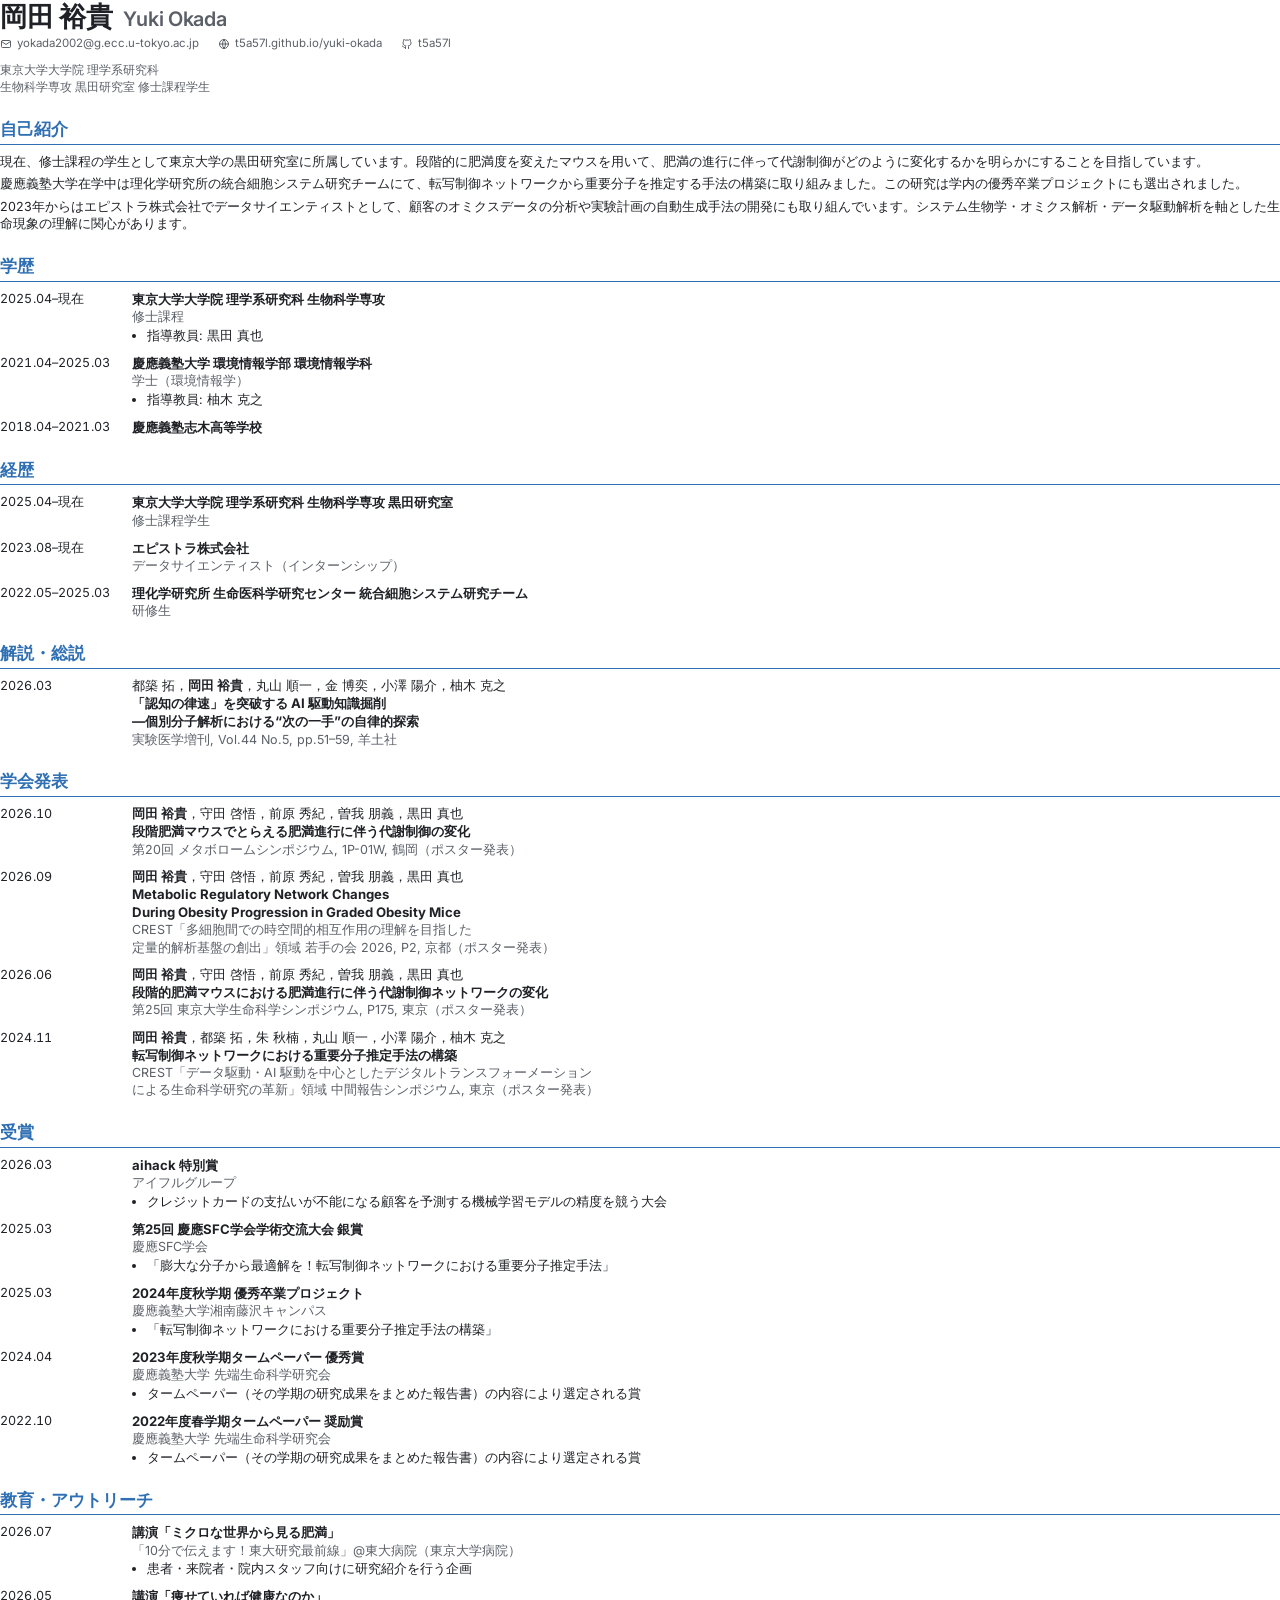
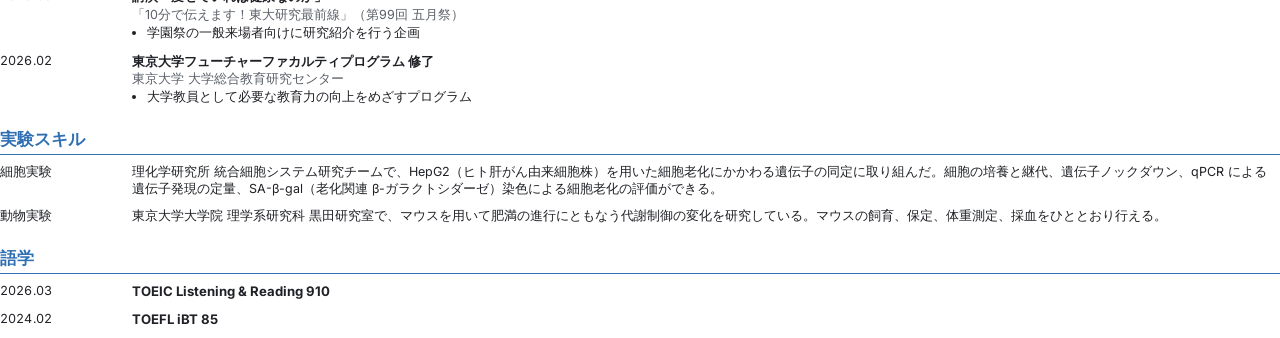
<file: cv/cv_ja.html>
<!DOCTYPE html>
<html lang="ja">
<head>
<meta charset="UTF-8">
<title>岡田 裕貴 — 履歴書</title>
<link rel="preconnect" href="https://fonts.googleapis.com">
<link rel="stylesheet" href="https://fonts.googleapis.com/css2?family=Inter:ital,wght@0,400;0,600;0,700;1,400&display=swap">
<link rel="stylesheet" href="cv.css">
</head>
<body>
<svg width="0" height="0" style="position:absolute" aria-hidden="true">
  <symbol id="i-mail" viewBox="0 0 24 24"><rect x="3" y="5" width="18" height="14" rx="2"/><path d="m3 7 9 6 9-6"/></symbol>
  <symbol id="i-web" viewBox="0 0 24 24"><circle cx="12" cy="12" r="9"/><path d="M3 12h18M12 3a14 14 0 0 1 0 18M12 3a14 14 0 0 0 0 18"/></symbol>
  <symbol id="i-gh" viewBox="0 0 24 24"><path d="M9 19c-4.3 1.4-4.3-2.5-6-3m12 5v-3.5c0-1 .1-1.4-.5-2 2.8-.3 5.5-1.4 5.5-6a4.6 4.6 0 0 0-1.3-3.2 4.2 4.2 0 0 0-.1-3.2s-1.1-.3-3.5 1.3a12.3 12.3 0 0 0-6.2 0C6.5 2.8 5.4 3.1 5.4 3.1a4.2 4.2 0 0 0-.1 3.2A4.6 4.6 0 0 0 4 9.5c0 4.6 2.7 5.7 5.5 6-.6.6-.6 1.2-.5 2V21"/></symbol>
</svg>

<h1>岡田 裕貴<span class="alt">Yuki Okada</span></h1>
<div class="idrow">
  <a href="mailto:yokada2002@g.ecc.u-tokyo.ac.jp"><svg class="ic"><use href="#i-mail"/></svg>yokada2002@g.ecc.u-tokyo.ac.jp</a>
  <a href="https://t5a57l.github.io/yuki-okada/"><svg class="ic"><use href="#i-web"/></svg>t5a57l.github.io/yuki-okada</a>
  <a href="https://github.com/t5a57l"><svg class="ic"><use href="#i-gh"/></svg>t5a57l</a>
</div>
<p class="affil">東京大学大学院 理学系研究科<br>生物科学専攻 黒田研究室 修士課程学生</p>

<h2>自己紹介</h2>
<div class="bio">
  <p>現在、修士課程の学生として東京大学の黒田研究室に所属しています。段階的に肥満度を変えたマウスを用いて、肥満の進行に伴って代謝制御がどのように変化するかを明らかにすることを目指しています。</p>
  <p>慶應義塾大学在学中は理化学研究所の統合細胞システム研究チームにて、転写制御ネットワークから重要分子を推定する手法の構築に取り組みました。この研究は学内の優秀卒業プロジェクトにも選出されました。</p>
  <p>2023年からはエピストラ株式会社でデータサイエンティストとして、顧客のオミクスデータの分析や実験計画の自動生成手法の開発にも取り組んでいます。システム生物学・オミクス解析・データ駆動解析を軸とした生命現象の理解に関心があります。</p>
</div>

<h2>学歴</h2>
<div class="entry">
  <div class="d">2025.04–現在</div>
  <div class="c">
    <div class="t">東京大学大学院 理学系研究科 生物科学専攻</div>
    <div class="s">修士課程</div>
    <ul class="n">
      <li>指導教員: 黒田 真也</li>
    </ul>
  </div>
</div>
<div class="entry">
  <div class="d">2021.04–2025.03</div>
  <div class="c">
    <div class="t">慶應義塾大学 環境情報学部 環境情報学科</div>
    <div class="s">学士（環境情報学）</div>
    <ul class="n">
      <li>指導教員: 柚木 克之</li>
    </ul>
  </div>
</div>
<div class="entry">
  <div class="d">2018.04–2021.03</div>
  <div class="c">
    <div class="t">慶應義塾志木高等学校</div>
  </div>
</div>

<h2>経歴</h2>
<div class="entry">
  <div class="d">2025.04–現在</div>
  <div class="c">
    <div class="t">東京大学大学院 理学系研究科 生物科学専攻 黒田研究室</div>
    <div class="s">修士課程学生</div>
  </div>
</div>
<div class="entry">
  <div class="d">2023.08–現在</div>
  <div class="c">
    <div class="t">エピストラ株式会社</div>
    <div class="s">データサイエンティスト（インターンシップ）</div>
  </div>
</div>
<div class="entry">
  <div class="d">2022.05–2025.03</div>
  <div class="c">
    <div class="t">理化学研究所 生命医科学研究センター 統合細胞システム研究チーム</div>
    <div class="s">研修生</div>
  </div>
</div>

<h2>解説・総説</h2>
<div class="entry">
  <div class="d">2026.03</div>
  <div class="c">
    <div class="a">都築 拓，<span class="me">岡田 裕貴</span>，丸山 順一，金 博奕，小澤 陽介，柚木 克之</div>
    <div class="t">「認知の律速」を突破する AI 駆動知識掘削</div>
    <div class="t">―個別分子解析における“次の一手”の自律的探索</div>
    <div class="m">実験医学増刊, Vol.44 No.5, pp.51–59, 羊土社</div>
  </div>
</div>

<h2>学会発表</h2>
<div class="entry">
  <div class="d">2026.10</div>
  <div class="c">
    <div class="a"><span class="me">岡田 裕貴</span>，守田 啓悟，前原 秀紀，曽我 朋義，黒田 真也</div>
    <div class="t">段階肥満マウスでとらえる肥満進行に伴う代謝制御の変化</div>
    <div class="m">第20回 メタボロームシンポジウム, 1P-01W, 鶴岡（ポスター発表）</div>
  </div>
</div>
<div class="entry">
  <div class="d">2026.09</div>
  <div class="c">
    <div class="a"><span class="me">岡田 裕貴</span>，守田 啓悟，前原 秀紀，曽我 朋義，黒田 真也</div>
    <div class="t">Metabolic Regulatory Network Changes</div>
    <div class="t">During Obesity Progression in Graded Obesity Mice</div>
    <div class="m">CREST「多細胞間での時空間的相互作用の理解を目指した</div>
    <div class="m">定量的解析基盤の創出」領域 若手の会 2026, P2, 京都（ポスター発表）</div>
  </div>
</div>
<div class="entry">
  <div class="d">2026.06</div>
  <div class="c">
    <div class="a"><span class="me">岡田 裕貴</span>，守田 啓悟，前原 秀紀，曽我 朋義，黒田 真也</div>
    <div class="t">段階的肥満マウスにおける肥満進行に伴う代謝制御ネットワークの変化</div>
    <div class="m">第25回 東京大学生命科学シンポジウム, P175, 東京（ポスター発表）</div>
  </div>
</div>
<div class="entry">
  <div class="d">2024.11</div>
  <div class="c">
    <div class="a"><span class="me">岡田 裕貴</span>，都築 拓，朱 秋楠，丸山 順一，小澤 陽介，柚木 克之</div>
    <div class="t">転写制御ネットワークにおける重要分子推定手法の構築</div>
    <div class="m">CREST「データ駆動・AI 駆動を中心としたデジタルトランスフォーメーション</div>
    <div class="m">による生命科学研究の革新」領域 中間報告シンポジウム, 東京（ポスター発表）</div>
  </div>
</div>

<h2>受賞</h2>
<div class="entry">
  <div class="d">2026.03</div>
  <div class="c">
    <div class="t">aihack 特別賞</div>
    <div class="s">アイフルグループ</div>
    <ul class="n">
      <li>クレジットカードの支払いが不能になる顧客を予測する機械学習モデルの精度を競う大会</li>
    </ul>
  </div>
</div>
<div class="entry">
  <div class="d">2025.03</div>
  <div class="c">
    <div class="t">第25回 慶應SFC学会学術交流大会 銀賞</div>
    <div class="s">慶應SFC学会</div>
    <ul class="n">
      <li>「膨大な分子から最適解を！転写制御ネットワークにおける重要分子推定手法」</li>
    </ul>
  </div>
</div>
<div class="entry">
  <div class="d">2025.03</div>
  <div class="c">
    <div class="t">2024年度秋学期 優秀卒業プロジェクト</div>
    <div class="s">慶應義塾大学湘南藤沢キャンパス</div>
    <ul class="n">
      <li>「転写制御ネットワークにおける重要分子推定手法の構築」</li>
    </ul>
  </div>
</div>
<div class="entry">
  <div class="d">2024.04</div>
  <div class="c">
    <div class="t">2023年度秋学期タームペーパー 優秀賞</div>
    <div class="s">慶應義塾大学 先端生命科学研究会</div>
    <ul class="n">
      <li>タームペーパー（その学期の研究成果をまとめた報告書）の内容により選定される賞</li>
    </ul>
  </div>
</div>
<div class="entry">
  <div class="d">2022.10</div>
  <div class="c">
    <div class="t">2022年度春学期タームペーパー 奨励賞</div>
    <div class="s">慶應義塾大学 先端生命科学研究会</div>
    <ul class="n">
      <li>タームペーパー（その学期の研究成果をまとめた報告書）の内容により選定される賞</li>
    </ul>
  </div>
</div>

<h2>教育・アウトリーチ</h2>
<div class="entry">
  <div class="d">2026.07</div>
  <div class="c">
    <div class="t">講演「ミクロな世界から見る肥満」</div>
    <div class="s">「10分で伝えます！東大研究最前線」@東大病院（東京大学病院）</div>
    <ul class="n">
      <li>患者・来院者・院内スタッフ向けに研究紹介を行う企画</li>
    </ul>
  </div>
</div>
<div class="entry">
  <div class="d">2026.05</div>
  <div class="c">
    <div class="t">講演「痩せていれば健康なのか」</div>
    <div class="s">「10分で伝えます！東大研究最前線」（第99回 五月祭）</div>
    <ul class="n">
      <li>学園祭の一般来場者向けに研究紹介を行う企画</li>
    </ul>
  </div>
</div>
<div class="entry">
  <div class="d">2026.02</div>
  <div class="c">
    <div class="t">東京大学フューチャーファカルティプログラム 修了</div>
    <div class="s">東京大学 大学総合教育研究センター</div>
    <ul class="n">
      <li>大学教員として必要な教育力の向上をめざすプログラム</li>
    </ul>
  </div>
</div>

<h2>実験スキル</h2>
<div class="entry">
  <div class="d lbl">細胞実験</div>
  <div class="c">
    <div>理化学研究所 統合細胞システム研究チームで、HepG2（ヒト肝がん由来細胞株）を用いた細胞老化にかかわる遺伝子の同定に取り組んだ。細胞の培養と継代、遺伝子ノックダウン、qPCR による遺伝子発現の定量、SA-β-gal（老化関連 β-ガラクトシダーゼ）染色による細胞老化の評価ができる。</div>
  </div>
</div>
<div class="entry">
  <div class="d lbl">動物実験</div>
  <div class="c">
    <div>東京大学大学院 理学系研究科 黒田研究室で、マウスを用いて肥満の進行にともなう代謝制御の変化を研究している。マウスの飼育、保定、体重測定、採血をひととおり行える。</div>
  </div>
</div>

<h2>語学</h2>
<div class="entry">
  <div class="d">2026.03</div>
  <div class="c">
    <div class="t">TOEIC Listening &amp; Reading 910</div>
  </div>
</div>
<div class="entry">
  <div class="d">2024.02</div>
  <div class="c">
    <div class="t">TOEFL iBT 85</div>
  </div>
</div>

</body>
</html>
</file>
<file: style.css>
:root {
  --ink: #1b1c1f;
  --muted: #71757c;
  --faint: #9aa0a6;
  --line: #ebecee;
  --line-strong: #d9dbdf;
  --accent: #3d5a80;
  --accent-soft: #eef2f7;
  --bg: #ffffff;
  --max: 820px;
  --nav-h: 56px;
}

* { box-sizing: border-box; }

html {
  -webkit-text-size-adjust: 100%;
  scroll-behavior: smooth;
  font-size: 17px;
}

body {
  margin: 0;
  font-family: ui-sans-serif, -apple-system, BlinkMacSystemFont, "Hiragino Kaku Gothic ProN",
    "Hiragino Sans", "Yu Gothic", Meiryo, "Segoe UI", Roboto, sans-serif;
  color: var(--ink);
  background: var(--bg);
  line-height: 1.8;
  font-size: 16px;
  font-feature-settings: "palt" 1;
  -webkit-font-smoothing: antialiased;
}

a { color: var(--accent); text-decoration: none; }
a:hover { text-decoration: underline; text-underline-offset: 2px; }

.wrap { max-width: var(--max); margin: 0 auto; padding: 0 28px; }

/* ---------- Nav ---------- */
.nav {
  position: sticky;
  top: 0;
  z-index: 20;
  height: var(--nav-h);
  background: rgba(255, 255, 255, 0.82);
  backdrop-filter: saturate(180%) blur(12px);
  -webkit-backdrop-filter: saturate(180%) blur(12px);
  border-bottom: 1px solid var(--line);
}
.nav .wrap {
  height: 100%;
  display: flex;
  align-items: center;
  justify-content: flex-end;
  gap: 16px;
}
.nav-title {
  font-weight: 700;
  font-size: 1.02rem;
  letter-spacing: .01em;
  color: var(--ink);
  white-space: nowrap;
}
.nav-title:hover { text-decoration: none; }
.nav-right { display: flex; align-items: center; gap: 20px; min-width: 0; }
.nav-links {
  display: flex;
  gap: 18px;
  overflow-x: auto;
  scrollbar-width: none;
}
.nav-links::-webkit-scrollbar { display: none; }
.nav-links a {
  color: var(--muted);
  font-size: .86rem;
  white-space: nowrap;
  padding: 2px 0;
  border-bottom: 1.5px solid transparent;
  transition: color .15s, border-color .15s;
}
.nav-links a:hover { color: var(--ink); text-decoration: none; border-color: var(--accent); }
.lang {
  font-size: .82rem;
  color: var(--faint);
  white-space: nowrap;
  flex: 0 0 auto;
}
.lang a { color: var(--faint); }
.lang a.active { color: var(--ink); font-weight: 600; }

/* ---------- Hero ---------- */
header.hero { padding: 64px 0 36px; }
.hero-inner { display: flex; gap: 36px; align-items: center; }
.avatar {
  width: 138px;
  height: 138px;
  border-radius: 50%;
  object-fit: cover;
  background: var(--accent-soft);
  flex: 0 0 auto;
  box-shadow: 0 6px 24px rgba(27, 28, 31, 0.12);
}
.hero h1 {
  margin: 0;
  font-size: clamp(2rem, 5vw, 2.7rem);
  font-weight: 700;
  letter-spacing: -0.01em;
  line-height: 1.15;
}
.hero .sub { color: var(--faint); margin: 4px 0 18px; font-size: 1.05rem; letter-spacing: .02em; }
.contact { list-style: none; padding: 0; margin: 0; font-size: .94rem; }
.contact li { margin: 3px 0; color: var(--muted); display: flex; gap: 12px; }
.contact li span { color: var(--faint); flex: 0 0 96px; font-size: .85rem; letter-spacing: .04em; padding-top: 1px; }

.lead {
  margin: 6px 0 0;
  font-size: 1.02rem;
  color: #34373d;
  line-height: 1.95;
}
.lead + .lead { margin-top: 1.1em; }

/* ---------- Sections ---------- */
main { padding-bottom: 8px; }
section { padding: 30px 0; scroll-margin-top: calc(var(--nav-h) + 12px); }
section + section { border-top: 1px solid var(--line); }

h2 {
  display: inline-block;
  font-size: 1.18rem;
  font-weight: 700;
  letter-spacing: .01em;
  margin: 4px 0 22px;
  padding-bottom: 8px;
  border-bottom: 2px solid var(--accent);
}

/* timeline */
.timeline { list-style: none; padding: 0; margin: 0; }
.timeline li {
  display: flex;
  gap: 24px;
  padding: 14px 0;
}
.timeline li + li { border-top: 1px solid var(--line); }
.timeline .when {
  flex: 0 0 150px;
  color: var(--muted);
  font-size: 1rem;
  font-variant-numeric: tabular-nums;
  letter-spacing: .02em;
  padding-top: 1px;
}
.timeline .what .title { font-weight: 600; }
.timeline .what .title a { color: var(--ink); }
.timeline .what .title a:hover { color: var(--accent); }
.timeline .what .org { color: var(--muted); font-size: 1rem; margin-top: 2px; }
.timeline .what .authors { font-size: 1rem; color: #3a3d43; margin-bottom: 3px; }
.timeline .what .meta { color: var(--muted); font-size: .96rem; margin-top: 3px; }
.authors .me { font-weight: 500; text-decoration: underline; text-underline-offset: 2px; text-decoration-thickness: 2px; text-decoration-color: var(--ink); }

/* contact / links */
.links { display: flex; flex-wrap: wrap; gap: 12px; }
.links a {
  display: inline-flex;
  align-items: center;
  gap: 8px;
  padding: 9px 16px;
  border: 1px solid var(--line-strong);
  border-radius: 999px;
  color: var(--ink);
  font-size: .9rem;
  transition: border-color .15s, background .15s;
}
.links a:hover { text-decoration: none; border-color: var(--accent); background: var(--accent-soft); }
.links a svg { width: 17px; height: 17px; flex: 0 0 auto; }
.hero-links { margin-top: 16px; gap: 10px; }
.hero-links a { padding: 7px 14px; font-size: .86rem; }

footer {
  margin-top: 8px;
  border-top: 1px solid var(--line);
  padding: 26px 0 56px;
  color: var(--faint);
  font-size: .82rem;
}

@media (max-width: 640px) {
  .hero-inner { flex-direction: column; text-align: center; gap: 22px; }
  .contact { display: inline-block; text-align: left; }
  .hero-links { justify-content: center; }
  .nav-links { display: none; }
  .timeline li { flex-direction: column; gap: 3px; }
  .timeline .when { flex-basis: auto; }
  .contact li span { flex-basis: 84px; }
}
</file>
<file: cv/cv.css>
/* CV (PDF) スタイル。cv_ja.html / cv_en.html 共通。build_pdf.py で A4 PDF に変換する */
:root {
  --accent: #2f6fb3;
  --ink: #1f2126;
  --muted: #5b6068;
  --line: #d6dae0;
}
* { box-sizing: border-box; }
html, body { margin: 0; padding: 0; }
body {
  font-family: "Inter", "Noto Sans CJK JP", "Hiragino Sans", "Hiragino Kaku Gothic ProN", "Yu Gothic", sans-serif;
  font-size: 9.4pt;
  line-height: 1.38;
  color: var(--ink);
  font-feature-settings: "palt" 1;
}
a { color: inherit; text-decoration: none; }
svg.ic { width: 9.5pt; height: 9.5pt; fill: none; stroke: var(--ink); stroke-width: 2; stroke-linecap: round; stroke-linejoin: round; flex: 0 0 auto; }

/* ヘッダ */
h1 { font-size: 20pt; font-weight: 700; margin: 0 0 3pt; line-height: 1.2; letter-spacing: -0.01em; }
h1 .alt { font-weight: 600; font-size: 15pt; margin-left: 8pt; color: var(--muted); }
.idrow { display: flex; flex-wrap: wrap; gap: 3pt 14pt; font-size: 8.6pt; color: var(--muted); margin: 0 0 7pt; }
.idrow a { display: inline-flex; align-items: center; gap: 4pt; }
.idrow svg.ic { width: 9pt; height: 9pt; stroke: var(--muted); }
.affil { font-size: 9.2pt; color: var(--muted); margin: 0; line-height: 1.4; }

/* セクション */
h2 {
  color: var(--accent);
  font-size: 12.5pt;
  font-weight: 700;
  margin: 17pt 0 6pt;
  padding-bottom: 2pt;
  border-bottom: 1.2pt solid var(--accent);
  break-after: avoid;
}
.bio p { margin: 0; text-align: justify; }
.bio p + p { margin-top: 4pt; }

/* エントリ: 左に期間、右に肩書・機関・部局を行で積む（谷地江式） */
.entry {
  display: grid;
  grid-template-columns: 27mm 1fr;
  column-gap: 8mm;
  margin: 0 0 7.5pt;
  break-inside: avoid;
}
.entry .d { font-variant-numeric: tabular-nums; letter-spacing: .01em; white-space: nowrap; }
.entry .d.lbl { white-space: normal; }
.entry .c div { margin: 0; }
.entry .c .t { font-weight: 700; font-size: 1.05em; }
.entry .c .s { color: var(--muted); }
html[lang="en"] .entry .c .s { font-style: italic; }
.entry .c .m { color: var(--muted); }
.entry .c .a { color: var(--ink); }
.entry .c ul.n { margin: 1pt 0 0; padding-left: 11pt; }
.entry .c ul.n li { margin: 0; }
.entry .c .me { font-weight: 700; }


/* 英語版は文字量が多いので少し詰める */
html[lang="en"] body { font-size: 9.0pt; line-height: 1.29; }
html[lang="en"] .entry { grid-template-columns: 27mm 1fr; margin-bottom: 4.2pt; }
html[lang="en"] h2 { margin: 11.5pt 0 4.5pt; }
</file>
